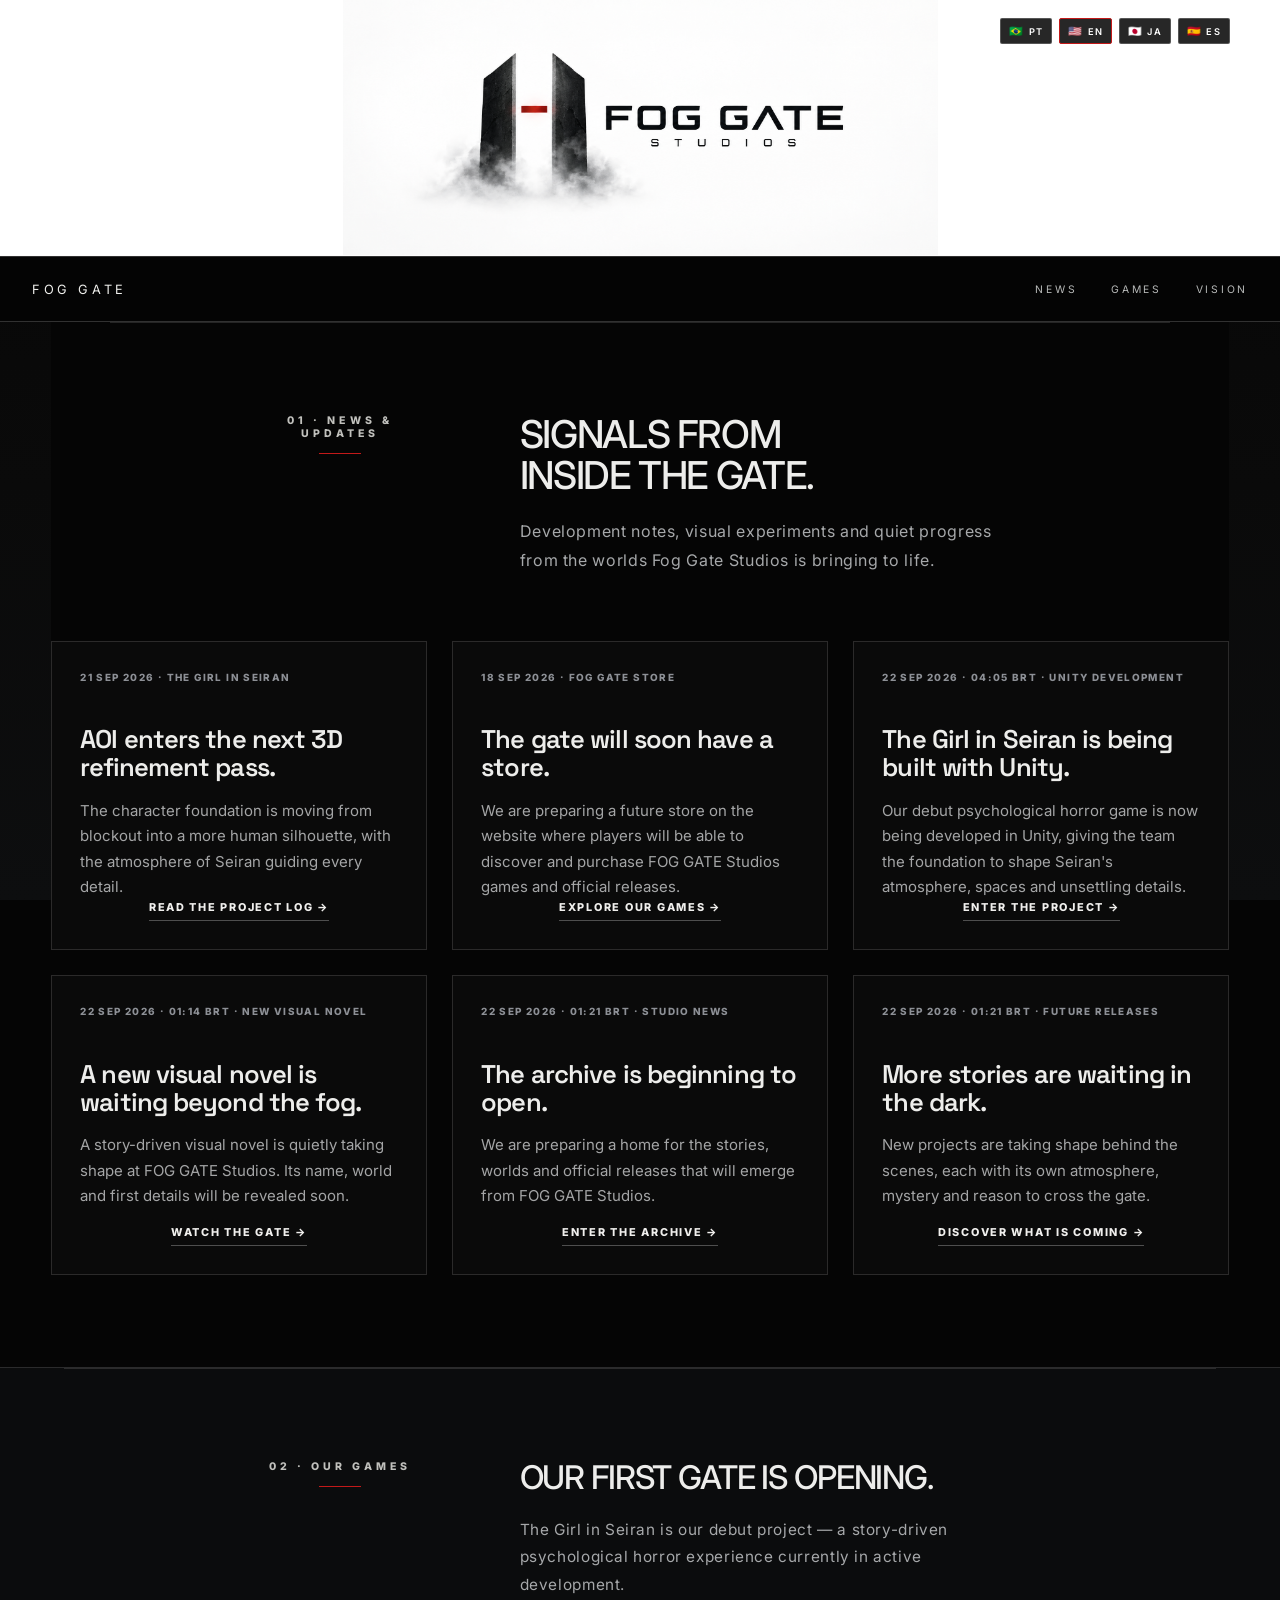
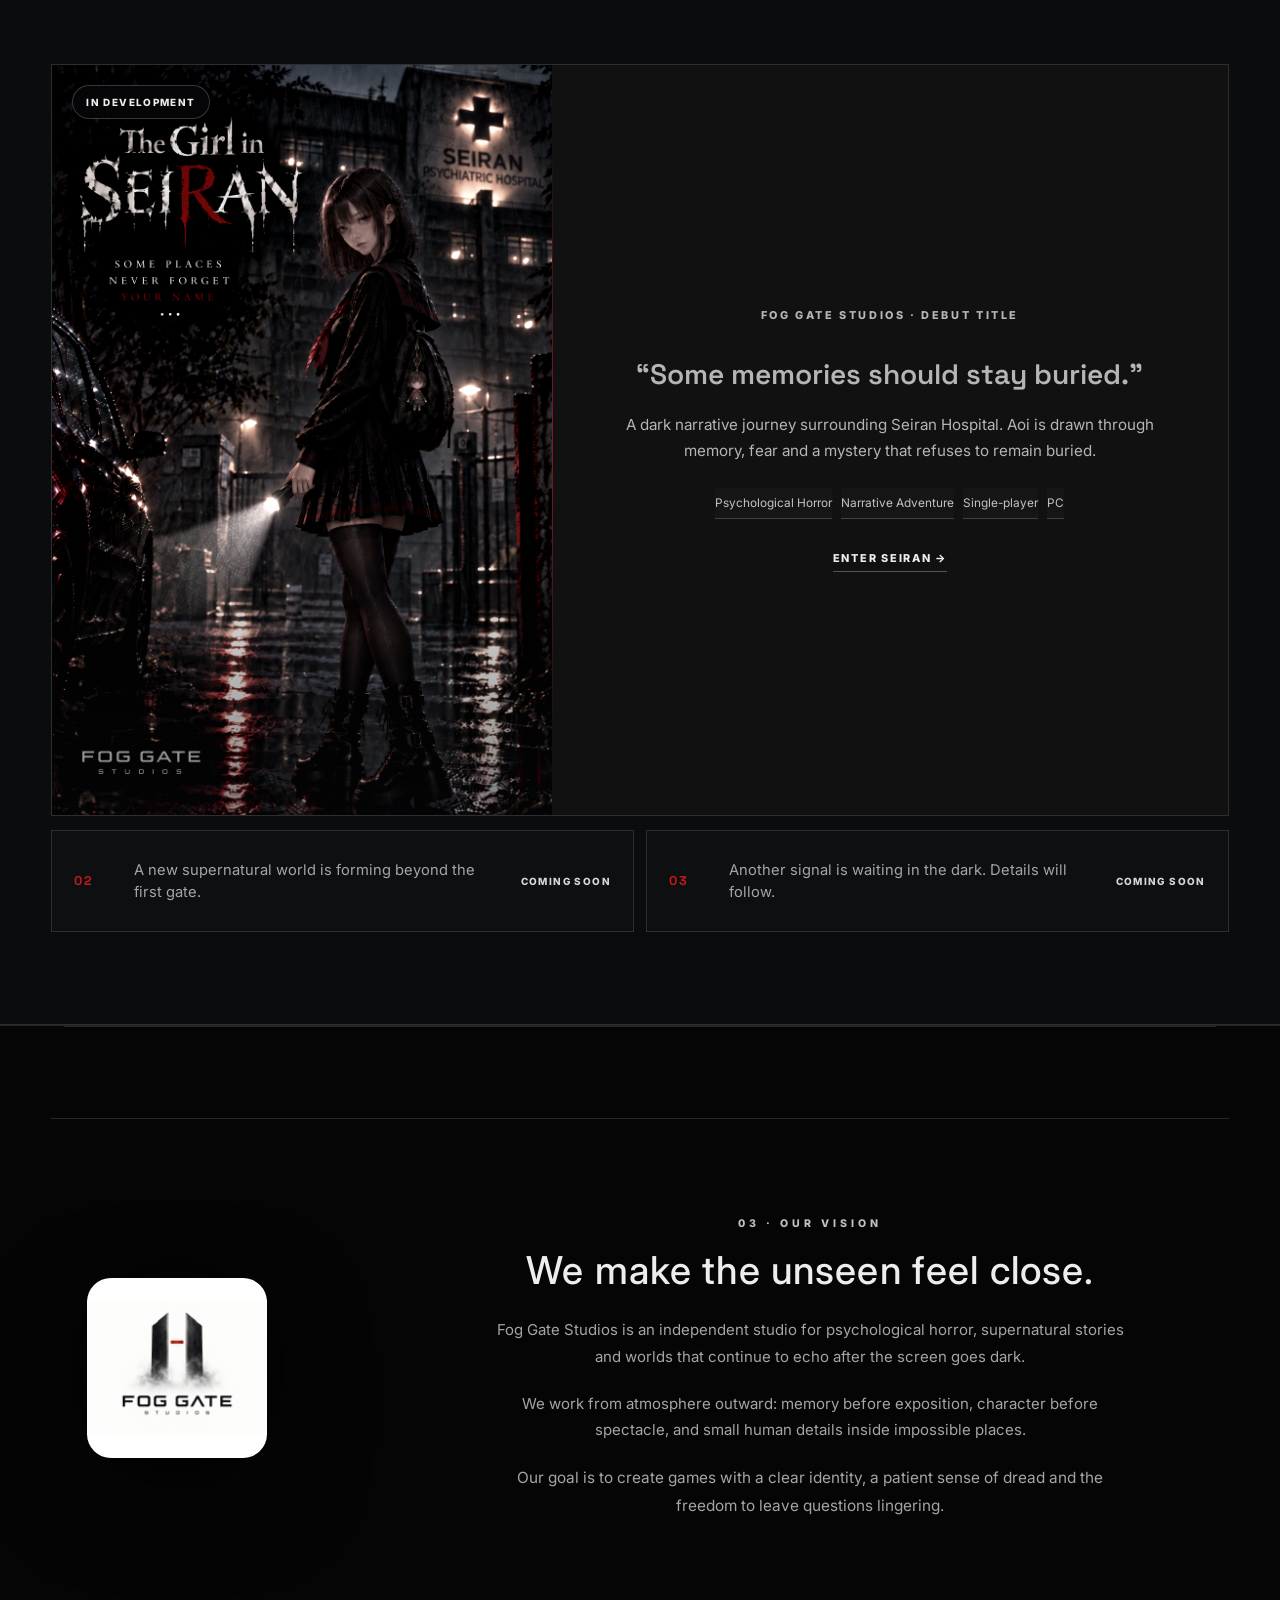
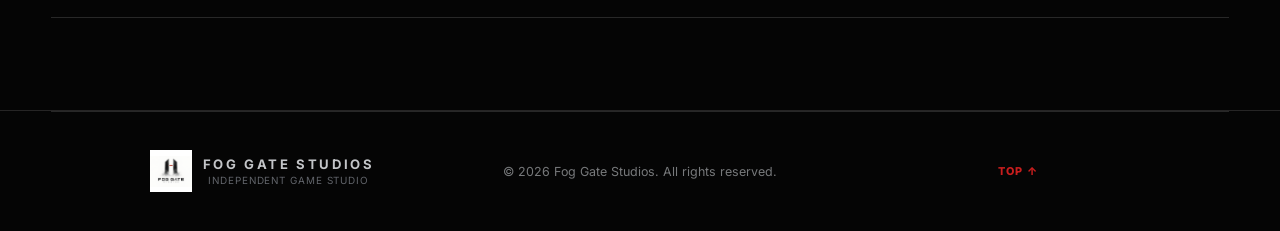
<file: index.html>
<!doctype html>
<html lang="en">
<head>
  <meta charset="utf-8" />
  <meta name="viewport" content="width=device-width, initial-scale=1" />
  <meta name="theme-color" content="#08090c" />
  <meta name="description" content="Fog Gate Studios creates supernatural, atmospheric worlds shaped by memory, identity and unseen presences." />
  <title>Fog Gate Studios — Echoes in the Unseen</title>
  <link rel="icon" href="assets/fog-gate-modern-logo.png" />
  <link rel="preconnect" href="https://fonts.googleapis.com" />
  <link rel="preconnect" href="https://fonts.gstatic.com" crossorigin />
  <link href="https://fonts.googleapis.com/css2?family=Inter:wght@400;500;600;700&family=Noto+Sans+JP:wght@400;500;600;700&family=Space+Grotesk:wght@500;600;700&display=swap" rel="stylesheet" />
  <link rel="stylesheet" href="style.css" />
  <link rel="stylesheet" href="refinement.css" />
  <link rel="stylesheet" href="black-horror.css" />
  <link rel="stylesheet" href="FOG_GATE_DIRECTION_06.css" />
</head>
<body class="direction-home">
  <header class="site-header">
    <a class="brand" href="#home" aria-label="Fog Gate Studios home">
      <img src="assets/fog-gate-modern-logo.png" alt="Fog Gate Studios logo" />
      <span class="brand-copy"><strong>Fog Gate Studios</strong><small>Independent Game Studio</small></span>
    </a>
    <button class="menu-toggle" type="button" aria-expanded="false" aria-label="Open menu"><span></span><span></span></button>
    <nav class="nav" aria-label="Main navigation">
      <a href="#home">Home</a>
      <a href="#studio">Studio</a>
      <a href="#games">Games</a>
      <a href="#vision">Vision</a>
      <a href="#contact">Contact</a>
    </nav>
    <div class="header-tools">
      <a class="header-cta" href="#vision">Our approach <span>↗</span></a>
      <div class="language-switcher">
        <button class="language-current" type="button" aria-label="Change language"><span class="language-globe">◎</span><span class="language-current-label">English</span><span class="language-chevron">⌄</span></button>
        <div class="language-menu" role="menu">
          <button type="button" data-lang="en">English</button>
          <button type="button" data-lang="pt">Portuguese</button>
          <button type="button" data-lang="es">Spanish</button>
          <button type="button" data-lang="ja">Japanese</button>
        </div>
      </div>
    </div>
  </header>

  <main>
    <section id="home" class="hero-wrap">
      <div class="hero-atmosphere" role="img" aria-label="FOG GATE Studios official logo banner"></div>
      <div class="language-mini" aria-label="Language selector">
        <button type="button" data-lang="pt" aria-label="Português do Brasil">🇧🇷 <span>PT</span></button>
        <button type="button" data-lang="en" aria-label="English">🇺🇸 <span>EN</span></button>
        <button type="button" data-lang="ja" aria-label="日本語">🇯🇵 <span>JA</span></button>
        <button type="button" data-lang="es" aria-label="Español">🇪🇸 <span>ES</span></button>
      </div>
      <div class="hero section-shell hero-clean">
        <div class="hero-copy reveal">
          <p class="hero-overline">FOG GATE STUDIOS</p>
          <h1>FOG GATE</h1>
          <p class="hero-text">Games · Worlds · Humanity at the edge.<br />Silence is a place too.</p>
          <div class="hero-actions">
            <a class="button primary" href="#studio">Enter the studio <span>→</span></a>
            <a class="button ghost" href="#vision">Our approach</a>
          </div>
          <div class="hero-signature"><span>STORY · ATMOSPHERE · CHARACTER</span><span>FOG GATE STUDIOS</span></div>
        </div>
        <div class="hero-studio-mark reveal" aria-hidden="true">
          <div class="studio-orbit orbit-a"></div>
          <div class="studio-orbit orbit-b"></div>
          <div class="studio-mark-card">
            <span class="studio-mark-code">FGG · STUDIO</span>
            <img src="assets/fog-gate-modern-logo.png" alt="" />
            <div class="studio-mark-caption"><strong>FOG GATE STUDIOS</strong><span>Independent Game Studio</span></div>
          </div>
          <p class="studio-mark-note">BEYOND THE FAMILIAR</p>
        </div>
      </div>
      <div class="signal-strip" aria-label="Studio focus">
        <div class="signal-track"><span>ATMOSPHERE</span><b>✦</b><span>STORY</span><b>✦</b><span>CHARACTERS</span><b>✦</b><span>MYSTERY</span><b>✦</b><span>IMMERSION</span><b>✦</b><span>ATMOSPHERE</span><b>✦</b><span>STORY</span></div>
      </div>
    </section>
    <nav class="direction-nav" aria-label="Main navigation">
      <a class="direction-nav-brand" href="#home">FOG GATE <span>STUDIOS</span></a>
      <div class="direction-nav-links"><a href="#studio">News</a><a href="#games">Games</a><a href="#vision">Vision</a></div>
    </nav>
    <section id="studio" class="studio section-shell section-pad">
      <div class="section-heading reveal">
        <div><p class="eyebrow">01 · News &amp; updates</p><span class="section-line"></span></div>
        <div><h2>Signals from inside the gate.</h2><p class="section-intro">Development notes, visual experiments and quiet progress from the worlds Fog Gate Studios is bringing to life.</p></div>
      </div>
      <div class="news-grid reveal">
        <article class="news-card"><p class="news-date">21 SEP 2026 · THE GIRL IN SEIRAN</p><h3>AOI enters the next 3D refinement pass.</h3><p>The character foundation is moving from blockout into a more human silhouette, with the atmosphere of Seiran guiding every detail.</p><a href="#games" class="text-link">Read the project log <span>→</span></a></article>
        <article class="news-card"><p class="news-date">18 SEP 2026 · FOG GATE STORE</p><h3>The gate will soon have a store.</h3><p>We are preparing a future store on the website where players will be able to discover and purchase FOG GATE Studios games and official releases.</p><a href="#games" class="text-link">Explore our games <span>→</span></a></article>
        <article class="news-card"><p class="news-date">22 SEP 2026 · 04:05 BRT · UNITY DEVELOPMENT</p><h3>The Girl in Seiran is being built with Unity.</h3><p>Our debut psychological horror game is now being developed in Unity, giving the team the foundation to shape Seiran's atmosphere, spaces and unsettling details.</p><a href="#games" class="text-link">Enter the project <span>→</span></a></article>
        <article class="news-card"><p class="news-date">22 SEP 2026 · 01:14 BRT · NEW VISUAL NOVEL</p><h3>A new visual novel is waiting beyond the fog.</h3><p>A story-driven visual novel is quietly taking shape at FOG GATE Studios. Its name, world and first details will be revealed soon.</p><a href="#games" class="text-link">Watch the gate <span>→</span></a></article>
        <article class="news-card"><p class="news-date">22 SEP 2026 · 01:21 BRT · STUDIO NEWS</p><h3>The archive is beginning to open.</h3><p>We are preparing a home for the stories, worlds and official releases that will emerge from FOG GATE Studios.</p><a href="#vision" class="text-link">Enter the archive <span>→</span></a></article>
        <article class="news-card"><p class="news-date">22 SEP 2026 · 01:21 BRT · FUTURE RELEASES</p><h3>More stories are waiting in the dark.</h3><p>New projects are taking shape behind the scenes, each with its own atmosphere, mystery and reason to cross the gate.</p><a href="#games" class="text-link">Discover what is coming <span>→</span></a></article>
      </div>
    </section>
    <section id="games" class="games section-pad">
      <div class="section-shell">
        <div class="section-heading reveal">
          <div><p class="eyebrow">02 · Our games</p><span class="section-line"></span></div>
          <div><h2>Our first gate<br />is opening.</h2><p class="section-intro">The Girl in Seiran is our debut project — a story-driven psychological horror experience currently in active development.</p></div>
        </div>
        <article class="game-showcase reveal">
          <div class="game-art"><img src="assets/the-girl-in-seiran-cover.png" alt="The Girl in Seiran official cover" /><span class="status"><i></i> In development</span></div>
          <div class="game-content">
            <p class="game-kicker">FOG GATE STUDIOS · DEBUT TITLE</p>
            <p class="game-tagline">“Some memories should stay buried.”</p>
            <p class="game-description">A dark narrative journey surrounding Seiran Hospital. Aoi is drawn through memory, fear and a mystery that refuses to remain buried, in a world where what is remembered may be just as dangerous as what was forgotten.</p>
            <div class="game-meta"><span>Psychological Horror</span><span>Narrative Adventure</span><span>Single-player</span><span>PC</span></div>
            <a class="text-link enter-seiran-link" href="seiran.html">Enter Seiran <span>→</span></a>
          </div>
        </article>
        <div class="upcoming-games reveal">
          <article class="upcoming-card"><span class="upcoming-index">02</span><div><p>A new supernatural world is forming beyond the first gate.</p></div><span class="upcoming-status">COMING SOON</span></article>
          <article class="upcoming-card"><span class="upcoming-index">03</span><div><p>Another signal is waiting in the dark. Details will follow.</p></div><span class="upcoming-status">COMING SOON</span></article>
        </div>
      </div>
    </section>
    <section id="vision" class="vision section-pad">
      <div class="section-shell">
        <div class="vision-panel reveal">
          <div class="vision-mark"><img src="assets/fog-gate-modern-logo.png" alt="" /></div>
          <div class="vision-copy"><p class="eyebrow">03 · Our vision</p><blockquote>We make the unseen feel close.</blockquote><p>Fog Gate Studios is an independent studio for psychological horror, supernatural stories and worlds that continue to echo after the screen goes dark.</p><p>We work from atmosphere outward: memory before exposition, character before spectacle, and small human details inside impossible places.</p><p>Our goal is to create games with a clear identity, a patient sense of dread and the freedom to leave questions lingering.</p></div>
        </div>
      </div>
    </section>

  </main>

  <footer class="footer section-shell">
    <div class="footer-brand"><img src="assets/fog-gate-modern-logo.png" alt="" /><div><strong>Fog Gate Studios</strong><span>Independent Game Studio</span></div></div>
    <p>© <span id="year"></span> Fog Gate Studios. All rights reserved.</p>
    <a href="#home" class="footer-top">TOP ↑</a>
  </footer>

  <script src="i18n-ja.js"></script>
  <script src="i18n.js"></script>
  <script src="site-language.js?v=0e04fc6"></script>
  <script src="script.js"></script>
</body>
</html>
</file>
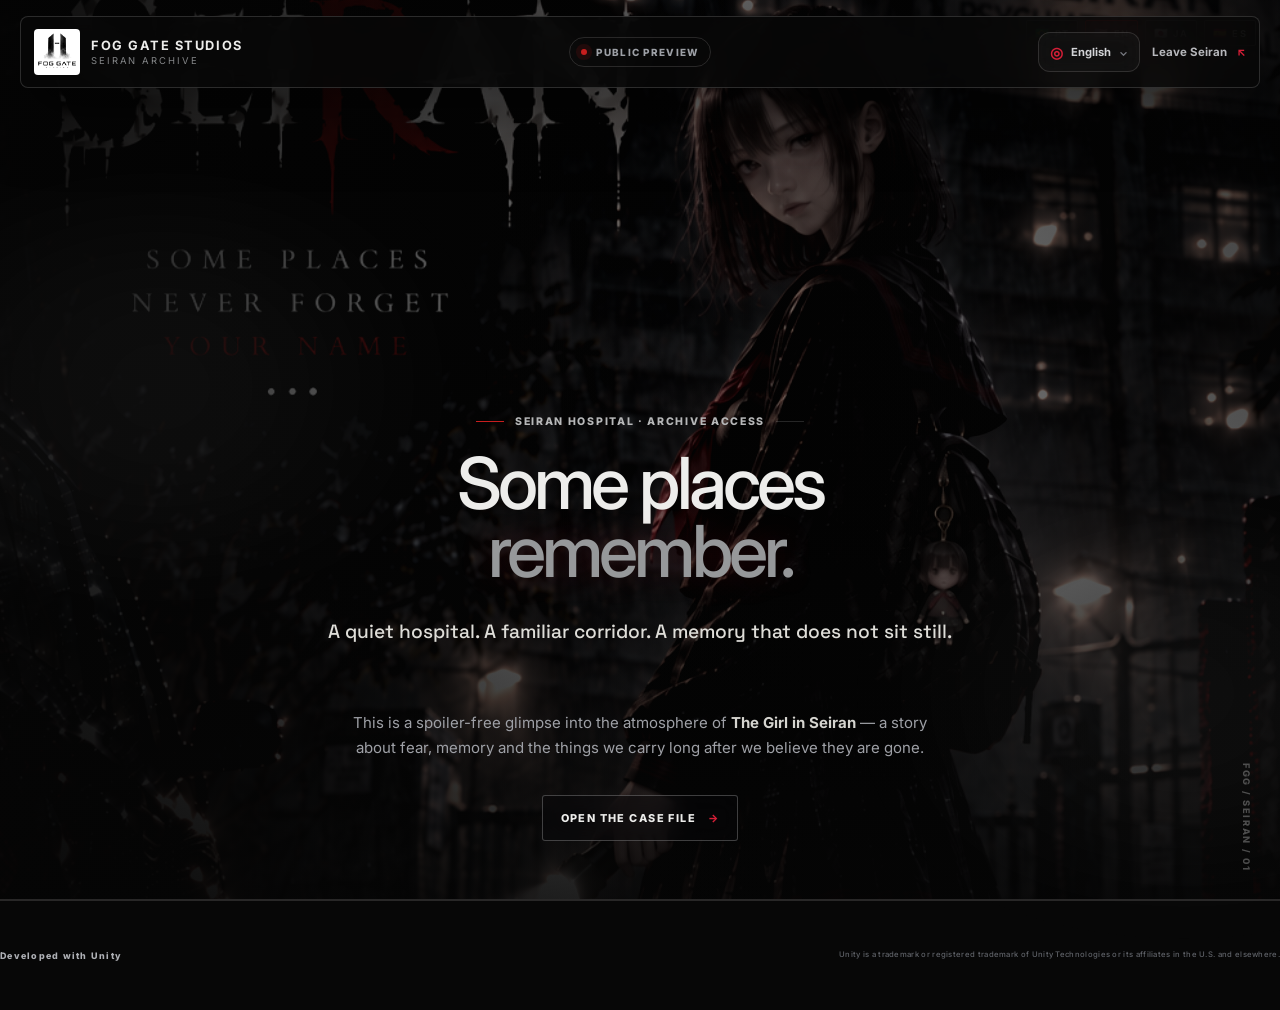
<file: seiran.html>
<!doctype html>
<html lang="en">
<head>
  <meta charset="utf-8" />
  <meta name="viewport" content="width=device-width, initial-scale=1" />
  <meta name="theme-color" content="#050608" />
  <meta name="description" content="Enter the world of The Girl in Seiran — an atmospheric preview from Fog Gate Studios." />
  <title>Enter Seiran | Fog Gate Studios</title>
  <link rel="icon" href="assets/fog-gate-modern-logo.png" />
  <link rel="preconnect" href="https://fonts.googleapis.com" />
  <link rel="preconnect" href="https://fonts.gstatic.com" crossorigin />
  <link href="https://fonts.googleapis.com/css2?family=Inter:wght@400;500;600;700&family=Noto+Sans+JP:wght@400;500;600;700&family=Space+Grotesk:wght@500;600;700&display=swap" rel="stylesheet" />
  <link rel="stylesheet" href="seiran.css" />
  <link rel="stylesheet" href="refinement.css" />
  <link rel="stylesheet" href="black-horror.css" />
  <link rel="stylesheet" href="FOG_GATE_DIRECTION_06.css" />
</head>
<body class="seiran-landing">
  <div class="fog fog-a" aria-hidden="true"></div>
  <div class="fog fog-b" aria-hidden="true"></div>
  <div class="noise" aria-hidden="true"></div>
  <header class="archive-header">
    <a class="archive-brand" href="index.html"><img src="assets/fog-gate-modern-logo.png" alt="Fog Gate Studios logo" /><span><strong>Fog Gate Studios</strong><small>Seiran Archive</small></span></a>
    <div class="archive-status"><i></i><span>Public preview</span></div>
    <div class="archive-actions">
      <div class="language-switcher">
        <button class="language-current" type="button" aria-label="Change language"><span class="language-globe">◎</span><span class="language-current-label">English</span><span class="language-chevron">⌄</span></button>
        <div class="language-menu" role="menu">
          <button type="button" data-lang="en">English</button>
          <button type="button" data-lang="pt">Portuguese</button>
          <button type="button" data-lang="es">Spanish</button>
          <button type="button" data-lang="ja">Japanese</button>
        </div>
      </div>
      <a class="exit-link" href="index.html#games">Leave Seiran <span>↖</span></a>
    </div>
  </header>

  <div class="language-mini seiran-language-mini" aria-label="Language selector">
    <button type="button" data-lang="pt" aria-label="Português do Brasil">🇧🇷 <span>PT</span></button>
    <button type="button" data-lang="en" aria-label="English">🇺🇸 <span>EN</span></button>
    <button type="button" data-lang="ja" aria-label="日本語">🇯🇵 <span>JA</span></button>
    <button type="button" data-lang="es" aria-label="Español">🇪🇸 <span>ES</span></button>
  </div>

  <main>
    <section class="seiran-hero">
      <div class="hero-image" aria-hidden="true"><img src="assets/the-girl-in-seiran-cover.png" alt="" /></div>
      <div class="hero-vignette" aria-hidden="true"></div>
      <div class="hero-content">
        <p class="system-line">SEIRAN HOSPITAL · ARCHIVE ACCESS</p>
        <h1>Some places<br /><span>remember.</span></h1>
        <p class="hero-lead">A quiet hospital. A familiar corridor. A memory that does not sit still.</p>
        <p class="hero-copy">This is a spoiler-free glimpse into the atmosphere of <strong>The Girl in Seiran</strong> — a story about fear, memory and the things we carry long after we believe they are gone.</p>
        <a class="open-file" href="#" data-open-dossier>Open the case file <span>→</span></a>
      </div>
      <div class="hero-code" aria-hidden="true">FGG / SEIRAN / 01</div>
    </section>

    <div class="dossier-experience" aria-hidden="true">
      <div class="dossier-stage">
        <button class="dossier-close" type="button" aria-label="Close case file">Close file ×</button>
        <div class="evidence-table" data-label="CASE FILE / SEIRAN" aria-hidden="true"></div>
        <div class="case-envelope" aria-hidden="true">
          <div class="envelope-back"></div>
          <div class="envelope-label"><span>SEIRAN HOSPITAL</span><strong>CASE FILE 01</strong><small>PUBLIC ARCHIVE // NO SPOILERS</small></div>
          <div class="envelope-tab">CONFIDENTIAL</div>
          <div class="envelope-flap"></div>
        </div>

        <div class="case-pages" role="dialog" aria-modal="true" aria-label="Seiran case file">
          <article class="case-page active" data-page="0">
            <div class="paper-meta"><span>DOCUMENT 01 / LOCATION</span><span>FGG-SEIRAN-01</span></div>
            <div class="paper-stamp">PUBLIC<br />ARCHIVE</div>
            <p class="paper-kicker">SEIRAN HOSPITAL // LOCATION FILE</p>
            <h2>Some buildings keep more than records.</h2>
            <p class="paper-lead">Seiran Hospital is presented as a place of order: bright corridors, clinical routines and rooms designed to feel safe.</p>
            <p>But familiarity can become uncomfortable when the smallest details stop matching what you remember. In <strong>The Girl in Seiran</strong>, the hospital is not simply a backdrop. Its spaces, documents, silence and repetition quietly participate in the story.</p>
            <div class="paper-note"><span>OBSERVATION</span><p>Look closely. The environment often speaks before anyone does.</p></div>
          </article>

          <article class="case-page" data-page="1">
            <div class="paper-meta"><span>DOCUMENT 02 / SUBJECT</span><span>FGG-SEIRAN-02</span></div>
            <div class="paper-stamp">SUBJECT<br />AOI</div>
            <p class="paper-kicker">SUBJECT FILE // AOI</p>
            <h2>A girl carrying questions she cannot ignore.</h2>
            <p class="paper-lead">Aoi stands at the center of the journey, but understanding her is not a matter of reading a simple profile.</p>
            <p>Her experience is shaped by uncertainty, emotion and fragments that refuse to arrange themselves neatly. The player follows what she notices, what she fears and what she is willing to face — without being told which memory deserves to be trusted.</p>
            <div class="paper-note"><span>STATUS</span><p>Personal history partially withheld. Further information remains inside the game.</p></div>
          </article>

          <article class="case-page" data-page="2">
            <div class="paper-meta"><span>DOCUMENT 03 / THEME</span><span>FGG-SEIRAN-03</span></div>
            <div class="paper-stamp">MEMORY<br />UNSTABLE</div>
            <p class="paper-kicker">THEMATIC FILE // MEMORY</p>
            <h2>Memory is evidence. Memory is also unreliable.</h2>
            <p class="paper-lead">The past does not arrive in Seiran as a clean timeline. It surfaces in pieces — sometimes protective, sometimes painful, sometimes incomplete.</p>
            <p>The game uses memory as part of its psychological tension: not as a puzzle to solve instantly, but as something that changes the emotional meaning of a place as the player moves through it.</p>
            <div class="paper-note"><span>WARNING</span><p>Some answers change the question instead of closing the case.</p></div>
          </article>

          <div class="case-controls">
            <button class="case-prev" type="button">← Previous file</button>
            <div class="case-progress"><span class="active"></span><span></span><span></span></div>
            <button class="case-next" type="button">Next file →</button>
          </div>
        </div>
      </div>
    </div>

  </main>

  <footer class="archive-footer">
    <span class="unity-credit">Developed with Unity</span>
    <span class="unity-attribution">Unity is a trademark or registered trademark of Unity Technologies or its affiliates in the U.S. and elsewhere.</span>
  </footer>

  <div class="entry-curtain" aria-hidden="true"><div class="curtain-mark"><span>FOG GATE STUDIOS</span><strong>ENTERING SEIRAN</strong></div></div>
  <script src="i18n-ja.js?v=unity-credit"></script>
  <script src="i18n.js?v=unity-credit"></script>
  <script src="site-language.js"></script>
  <script src="seiran.js"></script>
</body>
</html>
</file>
<file: style.css>
:root {
  --bg:#08090c; --bg-2:#0c0e12; --panel:#11141a; --panel-2:#151820;
  --text:#f4f2ec; --muted:#a6a8ad; --muted-2:#6f7279;
  --line:rgba(255,255,255,.10); --line-strong:rgba(255,255,255,.18);
  --accent:#d51f37; --accent-soft:rgba(213,31,55,.16);
  --max:1200px; --radius:28px; --radius-sm:16px;
  --shadow:0 32px 100px rgba(0,0,0,.42);
}
*{box-sizing:border-box}
html{scroll-behavior:smooth}
body{margin:0;min-height:100vh;overflow-x:hidden;color:var(--text);font-family:Inter,system-ui,sans-serif;background:var(--bg);-webkit-font-smoothing:antialiased}
body::before{content:"";position:fixed;inset:0;z-index:-3;pointer-events:none;background:radial-gradient(circle at 78% 6%,rgba(213,31,55,.11),transparent 28%),radial-gradient(circle at 10% 38%,rgba(255,255,255,.035),transparent 24%),linear-gradient(180deg,#090a0e 0%,#08090c 52%,#0a0b0f 100%)}
body::after{content:"";position:fixed;inset:0;z-index:-2;pointer-events:none;opacity:.17;background-image:linear-gradient(rgba(255,255,255,.018) 1px,transparent 1px),linear-gradient(90deg,rgba(255,255,255,.014) 1px,transparent 1px);background-size:58px 58px;mask-image:linear-gradient(to bottom,#000,transparent 78%)}
img{display:block;max-width:100%}a{color:inherit;text-decoration:none}button,a{-webkit-tap-highlight-color:transparent}section{scroll-margin-top:112px}
.section-shell{width:min(calc(100% - 48px),var(--max));margin:0 auto}.section-pad{padding:132px 0}
.eyebrow{margin:0 0 16px;color:#c5c6c8;font-size:.7rem;font-weight:800;letter-spacing:.22em;text-transform:uppercase}
.section-line{display:block;width:52px;height:1px;background:linear-gradient(90deg,var(--accent),transparent)}
.site-header{position:fixed;top:16px;left:50%;transform:translateX(-50%);z-index:50;width:min(calc(100% - 32px),1260px);min-height:76px;padding:10px 12px;display:grid;grid-template-columns:auto 1fr auto;align-items:center;gap:16px;background:rgba(10,11,15,.74);border:1px solid rgba(255,255,255,.11);border-radius:24px;backdrop-filter:blur(24px) saturate(135%);box-shadow:0 16px 54px rgba(0,0,0,.28);transition:.25s ease}
.site-header.scrolled{top:10px;background:rgba(9,10,13,.92);border-color:rgba(255,255,255,.15);box-shadow:0 18px 64px rgba(0,0,0,.4)}
.brand{display:flex;align-items:center;gap:12px;min-width:220px}.brand img{width:50px;height:50px;object-fit:cover;border-radius:15px;filter:grayscale(1) contrast(1.08)}
.brand-copy{display:grid;gap:2px}.brand-copy strong{font:700 .98rem "Space Grotesk",sans-serif;letter-spacing:-.025em}.brand-copy small{color:var(--muted-2);font-size:.65rem;letter-spacing:.09em;text-transform:uppercase}
.nav{justify-self:center;display:flex;align-items:center;gap:2px;padding:5px;background:rgba(255,255,255,.025);border:1px solid rgba(255,255,255,.055);border-radius:14px}
.nav a{position:relative;padding:9px 13px;border-radius:10px;color:#aeb0b5;font-size:.84rem;font-weight:600;transition:.2s ease}.nav a:hover,.nav a.active{color:#fff;background:rgba(255,255,255,.055)}
.nav a.active::after{content:"";position:absolute;left:13px;right:13px;bottom:4px;height:2px;border-radius:99px;background:var(--accent)}
.header-cta{justify-self:end;display:inline-flex;align-items:center;gap:8px;padding:12px 14px;border:1px solid var(--line);border-radius:13px;background:#f1efe9;color:#0b0c0e;font-size:.8rem;font-weight:800;transition:.2s ease}.header-cta:hover{transform:translateY(-1px);background:#fff}.header-cta span{color:var(--accent)}
.menu-toggle{display:none;width:42px;height:42px;border:1px solid var(--line);border-radius:12px;background:rgba(255,255,255,.04)}.menu-toggle span{display:block;width:17px;height:1px;margin:5px auto;background:#fff}
.hero-wrap{position:relative;overflow:hidden;border-bottom:1px solid var(--line)}
.hero-atmosphere{position:absolute;inset:0;pointer-events:none;opacity:.19;background:linear-gradient(90deg,rgba(8,9,12,.96) 0%,rgba(8,9,12,.82) 42%,rgba(8,9,12,.46) 70%,rgba(8,9,12,.84) 100%),url('assets/the-girl-in-seiran-cover.png') center right/cover no-repeat;filter:saturate(.65) contrast(1.08)}
.hero-atmosphere::after{content:"";position:absolute;inset:0;background:linear-gradient(180deg,rgba(8,9,12,.08),rgba(8,9,12,.92) 92%)}
.hero{position:relative;z-index:2;min-height:calc(100vh - 1px);padding:160px 0 92px;display:grid;grid-template-columns:1.08fr .72fr;align-items:center;gap:clamp(42px,6vw,82px)}
.hero-copy{position:relative}.hero-badge{display:inline-flex;align-items:center;gap:9px;margin-bottom:26px;padding:9px 12px;border:1px solid var(--line);border-radius:999px;background:rgba(255,255,255,.025);color:#b8bac0;font-size:.72rem;font-weight:700;letter-spacing:.08em;text-transform:uppercase}.hero-badge i{width:7px;height:7px;border-radius:50%;background:var(--accent);box-shadow:0 0 0 5px rgba(213,31,55,.11)}
.hero h1{margin:0;max-width:850px;font:700 clamp(4.6rem,8vw,8.2rem)/.88 "Space Grotesk",sans-serif;letter-spacing:-.07em;text-wrap:balance}.hero h1 span{color:#777a81}
.hero-text{max-width:650px;margin:30px 0 0;color:#afb1b6;font-size:clamp(1rem,1.35vw,1.18rem);line-height:1.8;text-wrap:pretty}.hero-actions{display:flex;flex-wrap:wrap;gap:11px;margin-top:36px}
.button{display:inline-flex;align-items:center;justify-content:center;gap:10px;min-height:52px;padding:0 20px;border:1px solid var(--line);border-radius:14px;font-size:.88rem;font-weight:800;transition:.22s ease}.button:hover{transform:translateY(-2px)}.button.primary{background:#f1efe9;color:#0b0c0e;border-color:#f1efe9;box-shadow:0 12px 30px rgba(255,255,255,.08)}.button.primary:hover{background:#fff}.button.primary span{color:var(--accent)}.button.ghost{background:rgba(255,255,255,.025)}.button.ghost:hover{background:rgba(255,255,255,.06);border-color:var(--line-strong)}
.hero-signature{display:flex;gap:18px;margin-top:46px;color:#5f6268;font:700 .62rem "Space Grotesk",sans-serif;letter-spacing:.15em}.hero-signature span+span{padding-left:18px;border-left:1px solid var(--line)}
.hero-feature{position:relative;justify-self:end;width:min(100%,430px);aspect-ratio:4/5.25;overflow:hidden;border:1px solid rgba(255,255,255,.13);border-radius:30px;background:#0d0f13;box-shadow:var(--shadow);isolation:isolate;transition:transform .35s cubic-bezier(.2,.7,.2,1),border-color .3s ease}.hero-feature:hover{transform:translateY(-6px) rotate(.4deg);border-color:rgba(255,255,255,.24)}
.hero-feature-image{position:absolute;inset:0}.hero-feature-image::after{content:"";position:absolute;inset:0;background:linear-gradient(180deg,rgba(5,6,8,.3) 0%,rgba(5,6,8,.02) 38%,rgba(5,6,8,.92) 88%,#08090c 100%)}.hero-feature-image img{width:100%;height:100%;object-fit:cover;transition:transform .7s ease}.hero-feature:hover img{transform:scale(1.035)}
.hero-feature-top{position:absolute;z-index:2;top:18px;left:18px;right:18px;display:flex;justify-content:space-between;gap:10px}.hero-feature-top span{padding:8px 10px;border:1px solid rgba(255,255,255,.18);border-radius:999px;background:rgba(7,8,10,.66);backdrop-filter:blur(12px);font-size:.61rem;font-weight:800;letter-spacing:.11em;text-transform:uppercase}
.hero-feature-bottom{position:absolute;z-index:2;left:24px;right:24px;bottom:24px}.hero-feature-bottom p{margin:0 0 7px;color:#c4c5c8;font-size:.67rem;font-weight:700;letter-spacing:.14em;text-transform:uppercase}.hero-feature-bottom h2{margin:0;max-width:330px;font:700 clamp(2.2rem,4vw,3.6rem)/.92 "Space Grotesk",sans-serif;letter-spacing:-.05em}.feature-arrow{position:absolute;right:0;bottom:2px;display:grid;place-items:center;width:44px;height:44px;border:1px solid rgba(255,255,255,.2);border-radius:50%;background:rgba(255,255,255,.08);font-size:1.15rem}
.signal-strip{position:relative;z-index:3;overflow:hidden;border-top:1px solid var(--line);background:rgba(255,255,255,.018)}.signal-track{width:max-content;padding:18px 0;display:flex;align-items:center;gap:26px;color:#72757b;font:700 .66rem "Space Grotesk",sans-serif;letter-spacing:.22em}.signal-track b{color:var(--accent);font-size:.55rem}.signal-track{animation:drift 28s linear infinite}@keyframes drift{to{transform:translateX(-22%)}}
.section-heading{display:grid;grid-template-columns:.32fr 1fr;gap:48px;align-items:start;margin-bottom:72px}.section-heading h2,.seiran-head h2{margin:0;max-width:850px;font:700 clamp(3rem,5.3vw,5.5rem)/.96 "Space Grotesk",sans-serif;letter-spacing:-.055em;text-wrap:balance}.section-intro{max-width:680px;margin:24px 0 0;color:var(--muted);font-size:1rem;line-height:1.75}
.studio{position:relative}.studio-layout{display:grid;grid-template-columns:.9fr 1.1fr;gap:clamp(54px,8vw,110px);align-items:start}.studio-statement{position:sticky;top:130px}.studio-statement p{margin:0;max-width:500px;font:600 clamp(1.8rem,3vw,3rem)/1.22 "Space Grotesk",sans-serif;letter-spacing:-.04em;color:#e5e4df}.studio-statement em{font-style:normal;color:var(--accent)}.studio-statement span{display:block;max-width:420px;margin-top:24px;color:var(--muted);line-height:1.7}.principles{display:grid;gap:14px}.principles article{display:grid;grid-template-columns:64px 1fr;gap:18px;padding:28px;border:1px solid var(--line);border-radius:20px;background:linear-gradient(145deg,rgba(255,255,255,.026),rgba(255,255,255,.012));transition:.22s ease}.principles article:hover{transform:translateX(5px);border-color:var(--line-strong);background:rgba(255,255,255,.035)}.principle-icon{display:grid;place-items:center;width:46px;height:46px;border:1px solid rgba(213,31,55,.34);border-radius:14px;background:rgba(213,31,55,.07);color:#d95a6c;font:700 .72rem "Space Grotesk",sans-serif}.principles h3{margin:0 0 8px;font:600 1.16rem "Space Grotesk",sans-serif;letter-spacing:-.025em}.principles p{margin:0;color:var(--muted);line-height:1.7}.studio-facts{display:grid;grid-template-columns:repeat(4,1fr);margin-top:82px;border-top:1px solid var(--line);border-bottom:1px solid var(--line)}.studio-facts div{padding:26px 24px;border-right:1px solid var(--line)}.studio-facts div:last-child{border-right:0}.studio-facts strong{display:block;font:700 clamp(1.6rem,2.5vw,2.5rem) "Space Grotesk",sans-serif;letter-spacing:-.04em}.studio-facts span{display:block;margin-top:6px;color:var(--muted-2);font-size:.74rem;text-transform:uppercase;letter-spacing:.1em}
.games{position:relative;border-top:1px solid var(--line);border-bottom:1px solid var(--line);background:linear-gradient(180deg,rgba(255,255,255,.015),rgba(255,255,255,.004))}.games::before{content:"";position:absolute;inset:0;pointer-events:none;background:radial-gradient(circle at 84% 30%,rgba(213,31,55,.08),transparent 26%)}
.game-showcase{position:relative;z-index:1;display:grid;grid-template-columns:minmax(300px,.78fr) 1.22fr;overflow:hidden;border:1px solid rgba(255,255,255,.12);border-radius:32px;background:linear-gradient(135deg,#12151b,#0c0e12);box-shadow:var(--shadow)}.game-art{position:relative;min-height:650px;overflow:hidden;background:#0a0b0e}.game-art::after{content:"";position:absolute;inset:0;background:linear-gradient(180deg,transparent 58%,rgba(6,7,9,.52))}.game-art img{width:100%;height:100%;object-fit:cover;transition:transform .7s ease}.game-showcase:hover .game-art img{transform:scale(1.03)}.status{position:absolute;z-index:2;top:20px;left:20px;display:inline-flex;align-items:center;gap:8px;padding:10px 13px;border:1px solid rgba(255,255,255,.2);border-radius:999px;background:rgba(7,8,10,.72);backdrop-filter:blur(12px);font-size:.62rem;font-weight:800;letter-spacing:.14em;text-transform:uppercase}.status i{width:6px;height:6px;border-radius:50%;background:var(--accent);box-shadow:0 0 0 4px rgba(213,31,55,.11)}
.game-content{position:relative;padding:clamp(42px,6vw,86px);display:flex;flex-direction:column;justify-content:center}.game-content::before{content:"";position:absolute;left:0;top:12%;bottom:12%;width:1px;background:linear-gradient(transparent,rgba(213,31,55,.6),transparent)}.game-kicker{margin:0 0 18px;color:#8c8f96;font-size:.68rem;font-weight:800;letter-spacing:.14em;text-transform:uppercase}.game-content h3{margin:0;font:700 clamp(3.4rem,6vw,6.3rem)/.88 "Space Grotesk",sans-serif;letter-spacing:-.06em}.game-tagline{margin:24px 0 0!important;color:#d6d5d1!important;font:600 1.12rem "Space Grotesk",sans-serif!important}.game-description{max-width:650px;margin:24px 0 0;color:var(--muted);line-height:1.8}.game-meta{display:flex;flex-wrap:wrap;gap:9px;margin-top:28px}.game-meta span{padding:8px 11px;border:1px solid var(--line);border-radius:999px;background:rgba(255,255,255,.022);color:#b9bbc0;font-size:.74rem}.text-link{width:fit-content;margin-top:38px;padding-bottom:6px;border-bottom:1px solid rgba(255,255,255,.28);font-weight:800}.text-link span{margin-left:8px;color:var(--accent)}.text-link:hover{border-color:var(--accent)}
.seiran{position:relative}.seiran-head{display:grid;grid-template-columns:.32fr 1fr;gap:48px;align-items:start;margin-bottom:66px}.experience-grid{display:grid;grid-template-columns:repeat(2,1fr);gap:14px}.experience-card{position:relative;min-height:260px;padding:30px;border:1px solid var(--line);border-radius:22px;background:linear-gradient(145deg,rgba(255,255,255,.026),rgba(255,255,255,.01));overflow:hidden;transition:.22s ease}.experience-card::after{content:"";position:absolute;width:140px;height:140px;right:-40px;bottom:-60px;border-radius:50%;background:radial-gradient(circle,rgba(213,31,55,.12),transparent 68%)}.experience-card:hover{transform:translateY(-4px);border-color:var(--line-strong);background:rgba(255,255,255,.032)}.experience-card>span{display:inline-flex;margin-bottom:52px;color:#70737a;font:700 .7rem "Space Grotesk",sans-serif;letter-spacing:.1em}.experience-card h3{margin:0;font:600 clamp(1.4rem,2.2vw,2rem) "Space Grotesk",sans-serif;letter-spacing:-.035em}.experience-card p{max-width:520px;margin:14px 0 0;color:var(--muted);line-height:1.72}
.vision{position:relative;border-top:1px solid var(--line);border-bottom:1px solid var(--line);background:linear-gradient(180deg,rgba(255,255,255,.012),transparent)}.vision-panel{display:grid;grid-template-columns:.72fr 1.28fr;align-items:center;gap:clamp(50px,8vw,110px);min-height:540px}.vision-mark{position:relative;display:grid;place-items:center}.vision-mark::before{content:"";position:absolute;width:78%;aspect-ratio:1;border-radius:50%;background:radial-gradient(circle,rgba(213,31,55,.18),transparent 70%);filter:blur(12px)}.vision-mark img{position:relative;width:min(100%,360px);border-radius:28px;filter:grayscale(1) contrast(1.08);box-shadow:var(--shadow)}.vision-copy blockquote{margin:0;max-width:760px;font:600 clamp(2.3rem,4.5vw,4.8rem)/1.02 "Space Grotesk",sans-serif;letter-spacing:-.05em;text-wrap:balance}.vision-copy>p:last-child{max-width:620px;margin:28px 0 0;color:var(--muted);line-height:1.78}
.contact-panel{position:relative;min-height:430px;padding:clamp(38px,6vw,76px);display:flex;align-items:flex-end;justify-content:space-between;gap:54px;overflow:hidden;border:1px solid var(--line);border-radius:32px;background:radial-gradient(circle at 84% 18%,rgba(213,31,55,.16),transparent 30%),linear-gradient(145deg,#13161c,#0d0f13);box-shadow:0 24px 80px rgba(0,0,0,.24)}.contact-panel::after{content:"FG";position:absolute;right:-20px;top:-75px;color:rgba(255,255,255,.018);font:700 18rem "Space Grotesk",sans-serif;letter-spacing:-.12em;pointer-events:none}.contact-copy{position:relative;z-index:1}.contact-copy h2{margin:0;max-width:720px;font:700 clamp(3rem,5.2vw,5.5rem)/.94 "Space Grotesk",sans-serif;letter-spacing:-.055em}.contact-copy p:last-child{max-width:680px;color:var(--muted);line-height:1.75}.contact-actions{position:relative;z-index:1;display:grid;gap:10px;min-width:250px}
.footer{min-height:130px;display:grid;grid-template-columns:1fr auto auto;align-items:center;gap:30px;border-top:1px solid var(--line);color:#73767c;font-size:.78rem}.footer-brand{display:flex;align-items:center;gap:11px}.footer-brand img{width:38px;height:38px;object-fit:cover;border-radius:10px;filter:grayscale(1)}.footer-brand div{display:grid;gap:2px}.footer-brand strong{color:#c3c5c8;font-size:.82rem}.footer-brand span{color:#62656b;font-size:.62rem;text-transform:uppercase;letter-spacing:.09em}.footer-top{color:#9a9ca1;font-size:.68rem;font-weight:800;letter-spacing:.12em}
.reveal{opacity:0;transform:translateY(24px);transition:opacity .8s ease,transform .8s cubic-bezier(.2,.7,.2,1)}.reveal.visible{opacity:1;transform:none}
@media(max-width:1080px){.site-header{grid-template-columns:auto 1fr}.header-cta{display:none}.nav{justify-self:end}.hero{grid-template-columns:1fr .62fr}.hero h1{font-size:clamp(4.2rem,8vw,7rem)}.studio-layout{grid-template-columns:1fr}.studio-statement{position:static;max-width:760px}.studio-facts{grid-template-columns:repeat(2,1fr)}.studio-facts div:nth-child(2){border-right:0}.studio-facts div:nth-child(-n+2){border-bottom:1px solid var(--line)}.vision-panel{grid-template-columns:.8fr 1.2fr}}
@media(max-width:820px){.section-pad{padding:100px 0}.site-header{grid-template-columns:auto auto}.brand{min-width:0}.brand-copy small{display:none}.menu-toggle{display:block;justify-self:end}.nav{display:none;position:absolute;top:calc(100% + 8px);left:0;right:0;padding:10px;flex-direction:column;align-items:stretch;background:rgba(9,10,13,.98);border:1px solid var(--line);border-radius:18px;box-shadow:0 22px 60px rgba(0,0,0,.45)}.nav.open{display:flex}.nav a{padding:13px}.nav a.active::after{display:none}.hero{grid-template-columns:1fr;gap:46px;padding-top:150px}.hero-copy{max-width:780px}.hero-feature{justify-self:start;width:min(100%,520px);aspect-ratio:16/11}.hero-feature-image img{object-position:center 25%}.hero-feature-bottom h2{font-size:clamp(2rem,8vw,3.4rem)}.section-heading,.seiran-head{grid-template-columns:1fr;gap:14px}.game-showcase{grid-template-columns:1fr}.game-art{min-height:auto;aspect-ratio:16/10}.game-content::before{top:0;bottom:auto;left:12%;right:12%;width:auto;height:1px;background:linear-gradient(90deg,transparent,rgba(213,31,55,.6),transparent)}.experience-grid{grid-template-columns:1fr}.vision-panel{grid-template-columns:1fr;gap:52px;padding:20px 0}.vision-mark{justify-content:start}.vision-mark img{width:min(70vw,340px)}.contact-panel{align-items:flex-start;flex-direction:column}.contact-actions{width:100%;min-width:0}.footer{grid-template-columns:1fr auto}.footer p{grid-column:1/-1;grid-row:2}.footer-top{grid-column:2;grid-row:1}}
@media(max-width:580px){.section-shell{width:min(calc(100% - 24px),var(--max))}.section-pad{padding:82px 0}.site-header{top:9px;width:calc(100% - 18px);min-height:62px;padding:7px 9px;border-radius:17px}.brand img{width:44px;height:44px;border-radius:12px}.brand-copy strong{font-size:.88rem}.hero{min-height:auto;padding-top:122px;padding-bottom:66px}.hero-atmosphere{opacity:.12}.hero-badge{font-size:.6rem}.hero h1{font-size:clamp(3.5rem,18vw,5.8rem);line-height:.91}.hero-text{line-height:1.68}.hero-actions{display:grid}.button{width:100%}.hero-signature{display:none}.hero-feature{aspect-ratio:4/4.7;border-radius:24px}.hero-feature-bottom{left:20px;right:20px;bottom:20px}.signal-track{padding:15px 0}.studio-facts{grid-template-columns:1fr}.studio-facts div{border-right:0!important;border-bottom:1px solid var(--line)}.studio-facts div:last-child{border-bottom:0}.principles article{grid-template-columns:52px 1fr;padding:22px 20px}.game-art{aspect-ratio:4/3}.game-content{padding:34px 24px 40px}.game-content h3{font-size:clamp(3rem,15vw,4.8rem)}.experience-card{min-height:230px;padding:24px}.experience-card>span{margin-bottom:36px}.vision-panel{min-height:auto}.vision-copy blockquote{font-size:clamp(2.25rem,11vw,3.8rem)}.contact-panel{min-height:500px;padding:30px 24px}.contact-panel::after{font-size:11rem}.footer{min-height:170px;padding:28px 0}.footer p{margin:0}.footer-top{align-self:start}}
@media(prefers-reduced-motion:reduce){html{scroll-behavior:auto}*,*::before,*::after{animation:none!important;transition:none!important}.reveal{opacity:1;transform:none}}

.portal-transition{position:fixed;inset:0;z-index:9999;display:grid;place-items:center;background:radial-gradient(circle at 50% 58%,rgba(213,31,55,.12),transparent 32%),#050608;opacity:0;pointer-events:none;transition:opacity .45s ease}.portal-transition.active{opacity:1}.portal-transition-inner{display:grid;gap:9px;text-align:center;transform:translateY(12px);transition:transform .55s ease}.portal-transition.active .portal-transition-inner{transform:none}.portal-transition span{color:#72757b;font-size:.58rem;font-weight:800;letter-spacing:.22em}.portal-transition strong{font:700 clamp(2.1rem,6vw,4.8rem) "Space Grotesk",sans-serif;letter-spacing:-.055em}.portal-transition strong::after{content:"";display:block;width:0;height:1px;margin:17px auto 0;background:var(--accent);transition:width .55s ease .12s}.portal-transition.active strong::after{width:120px}

/* Studio-first home refinement */
.hero-atmosphere{opacity:1;background:radial-gradient(circle at 76% 25%,rgba(213,31,55,.12),transparent 26%),radial-gradient(circle at 82% 64%,rgba(255,255,255,.035),transparent 22%),linear-gradient(115deg,#090a0e 0%,#0a0c10 44%,#08090c 100%);filter:none}
.hero-atmosphere::after{background:linear-gradient(180deg,rgba(8,9,12,.02),rgba(8,9,12,.42) 72%,rgba(8,9,12,.9) 100%)}
.hero-clean{grid-template-columns:1.06fr .74fr}.hero-overline{margin:0 0 26px;color:#92959b;font-size:.66rem;font-weight:800;letter-spacing:.22em;text-transform:uppercase}
.hero-studio-mark{position:relative;justify-self:end;width:min(100%,430px);min-height:520px;display:grid;place-items:center;isolation:isolate}
.hero-studio-mark::before{content:"";position:absolute;width:82%;aspect-ratio:1;border-radius:50%;background:radial-gradient(circle,rgba(213,31,55,.17),rgba(213,31,55,.05) 42%,transparent 70%);filter:blur(20px);z-index:-2}
.studio-orbit{position:absolute;border:1px solid rgba(255,255,255,.08);border-radius:50%;z-index:-1}.orbit-a{width:94%;aspect-ratio:1;transform:rotate(18deg)}.orbit-b{width:72%;aspect-ratio:1;border-color:rgba(213,31,55,.12);transform:rotate(-12deg)}
.studio-mark-card{position:relative;width:min(82%,350px);padding:18px 18px 20px;border:1px solid rgba(255,255,255,.12);border-radius:30px;background:linear-gradient(160deg,rgba(20,22,28,.94),rgba(11,13,17,.96));box-shadow:0 34px 100px rgba(0,0,0,.42);transform:rotate(-1deg)}
.studio-mark-card img{width:100%;aspect-ratio:1;object-fit:cover;border-radius:22px;filter:grayscale(1) contrast(1.08)}
.studio-mark-code{display:block;margin:0 0 12px;color:#676a70;font-size:.58rem;font-weight:800;letter-spacing:.16em}.studio-mark-caption{display:flex;align-items:end;justify-content:space-between;gap:18px;margin-top:16px}.studio-mark-caption strong{font:700 .88rem "Space Grotesk",sans-serif;letter-spacing:-.02em}.studio-mark-caption span{color:#676a70;font-size:.58rem;text-transform:uppercase;letter-spacing:.09em;text-align:right}.studio-mark-note{position:absolute;right:-4px;bottom:26px;margin:0;color:#52555b;font-size:.56rem;font-weight:800;letter-spacing:.2em;writing-mode:vertical-rl}
@media(max-width:820px){.hero-clean{grid-template-columns:1fr}.hero-studio-mark{justify-self:start;width:min(100%,500px);min-height:390px}.studio-mark-card{width:min(72vw,340px)}.studio-mark-note{right:8%}}
@media(max-width:580px){.hero-studio-mark{min-height:320px}.studio-mark-card{width:min(78vw,300px);border-radius:24px}.studio-mark-card img{border-radius:18px}.studio-mark-caption{align-items:start;flex-direction:column;gap:5px}.studio-mark-caption span{text-align:left}.studio-mark-note{display:none}}

/* Language switcher */
.header-tools{justify-self:end;display:flex;align-items:center;gap:9px}
.language-switcher{position:relative;z-index:80}
.language-current{min-height:43px;padding:0 12px;display:inline-flex;align-items:center;gap:8px;border:1px solid var(--line);border-radius:13px;background:rgba(255,255,255,.035);color:#d5d6d8;font:700 .74rem Inter,sans-serif;cursor:pointer;transition:.2s ease}
.language-current:hover,.language-switcher.open .language-current{background:rgba(255,255,255,.075);border-color:var(--line-strong)}
.language-globe{color:var(--accent);font-size:1rem}.language-chevron{color:#777a80;font-size:.72rem;transition:transform .2s ease}.language-switcher.open .language-chevron{transform:rotate(180deg)}
.language-menu{position:absolute;top:calc(100% + 8px);right:0;min-width:168px;padding:6px;display:grid;gap:2px;opacity:0;visibility:hidden;transform:translateY(-6px);border:1px solid var(--line);border-radius:14px;background:rgba(10,11,15,.98);box-shadow:0 20px 60px rgba(0,0,0,.45);backdrop-filter:blur(18px);transition:.18s ease}
.language-switcher.open .language-menu{opacity:1;visibility:visible;transform:none}
.language-menu button{padding:10px 11px;border:0;border-radius:9px;background:transparent;color:#aeb0b5;text-align:left;font:650 .74rem Inter,sans-serif;cursor:pointer}.language-menu button:hover,.language-menu button.active{color:#fff;background:rgba(255,255,255,.065)}
@media(max-width:1080px){.header-tools .header-cta{display:none}}
@media(max-width:820px){.site-header{grid-template-columns:1fr auto auto}.header-tools{grid-column:2;grid-row:1}.menu-toggle{grid-column:3;grid-row:1}.nav{grid-column:1/-1}.language-current{min-height:42px}.language-current-label{display:none}}
@media(max-width:580px){.language-current{width:42px;padding:0;justify-content:center}.language-chevron{display:none}.language-menu{right:-4px;min-width:154px}}
</file>
<file: refinement.css>
/* 2026-09-16 symmetry pass: calmer hierarchy, cleaner alignment */
.hero-wrap .hero-clean{grid-template-columns:minmax(0,1fr) minmax(0,1fr)!important;gap:clamp(56px,7vw,96px)!important;align-items:center!important}
.hero-wrap .hero-copy{max-width:640px!important;padding:0!important}
.hero-overline{display:flex!important;align-items:center;gap:12px;width:fit-content;margin:0 0 28px!important;color:#a9abb0!important;font-size:.61rem!important;letter-spacing:.17em!important;white-space:nowrap}
.hero-overline::before{content:"";width:30px;height:1px;background:var(--accent)}
.hero-overline::after{content:"";width:30px;height:1px;background:rgba(255,255,255,.13)}
.hero-wrap .hero h1{max-width:650px!important;font-size:clamp(3.9rem,6.2vw,6.3rem)!important;line-height:.93!important;letter-spacing:-.058em!important}
.hero-wrap .hero-text{max-width:585px!important;margin-top:24px!important;line-height:1.72!important}
.hero-wrap .hero-actions{margin-top:30px!important}.hero-wrap .hero-signature{display:none!important}
.hero-studio-mark{justify-self:center!important;width:min(100%,390px)!important;min-height:460px!important}
.studio-mark-card{width:min(88%,340px)!important;padding:18px!important;transform:none!important;border-radius:26px!important}
.studio-mark-card img{border-radius:19px!important}.studio-mark-code{margin-bottom:10px!important}.studio-mark-caption{align-items:center!important;gap:12px!important}
.studio-mark-note{display:none!important}.orbit-b{display:none!important}.orbit-a{width:88%!important;opacity:.7}
.signal-strip{display:none!important}
.section-pad{padding:118px 0!important}
.section-heading{display:block!important;max-width:850px;margin:0 auto 66px!important;padding:0!important;border:0!important;text-align:center}
.section-heading>div:first-child{padding:0!important;display:flex;flex-direction:column;align-items:center}
.section-heading .eyebrow{margin-bottom:13px!important}.section-heading .section-line{width:42px!important;margin:0 auto 22px!important}
.section-heading h2{max-width:790px!important;margin:0 auto!important;font-size:clamp(2.9rem,4.8vw,5rem)!important;line-height:.98!important}
.section-intro{max-width:650px!important;margin:20px auto 0!important;line-height:1.72!important}
/* Studio */
.studio-layout{grid-template-columns:minmax(0,1fr) minmax(0,1fr)!important;gap:28px!important;align-items:stretch!important}
.studio-statement{position:static!important;min-height:100%;padding:38px!important;border:1px solid var(--line);border-radius:22px;background:linear-gradient(145deg,rgba(255,255,255,.027),rgba(255,255,255,.011));display:flex;flex-direction:column;justify-content:center}
.studio-statement p{max-width:520px!important;font-size:clamp(1.65rem,2.6vw,2.65rem)!important}.studio-statement span{max-width:470px!important}
.principles{height:100%;grid-template-rows:repeat(3,1fr);gap:12px!important}.principles article{min-height:0!important;align-items:center!important;padding:24px 26px!important}
.studio-facts{margin-top:34px!important;border:1px solid var(--line)!important;border-radius:18px;overflow:hidden}
.studio-facts div{padding:24px 20px!important;text-align:center}.studio-facts strong{font-size:clamp(1.45rem,2.1vw,2rem)!important}
/* Games */
.games .section-shell{width:min(calc(100% - 48px),var(--max))}
.game-showcase{grid-template-columns:minmax(0,1fr) minmax(0,1fr)!important;align-items:stretch!important;border-radius:26px!important}
.game-art{min-height:600px!important}.game-content{padding:clamp(44px,5vw,68px)!important}
.game-content::before{top:10%!important;bottom:10%!important}.game-kicker{margin-bottom:14px!important}
.game-content h3{font-size:clamp(3.2rem,5vw,5rem)!important;line-height:.94!important}.game-tagline{margin-top:20px!important}.game-description{max-width:590px!important;margin-top:20px!important}
.game-meta{margin-top:24px!important}.text-link{margin-top:32px!important}
/* Vision */
.vision-panel{grid-template-columns:minmax(0,1fr) minmax(0,1fr)!important;gap:clamp(46px,6vw,76px)!important;min-height:500px!important}
.vision-mark{justify-content:center!important}.vision-mark img{width:min(100%,310px)!important;border-radius:24px!important}
.vision-copy{max-width:650px}.vision-copy .eyebrow{margin-bottom:20px!important}.vision-copy blockquote{max-width:650px!important;font-size:clamp(2.45rem,4vw,4rem)!important;line-height:1.04!important}.vision-copy>p:last-child{max-width:590px!important;margin-top:24px!important}
/* Contact + footer */
.contact-panel{min-height:380px!important;padding:clamp(42px,6vw,70px)!important;display:flex!important;flex-direction:column;align-items:center!important;justify-content:center!important;text-align:center!important;gap:26px!important}
.contact-copy{max-width:780px!important}.contact-copy .eyebrow{margin-bottom:16px!important}.contact-copy h2{max-width:720px!important;margin:0 auto!important;font-size:clamp(2.9rem,4.7vw,4.8rem)!important}.contact-copy p:last-child{max-width:650px!important;margin:22px auto 0!important}
.contact-actions{min-width:0!important;width:auto!important}.contact-actions .button{min-width:190px}
.footer{grid-template-columns:1fr auto 1fr!important;min-height:120px!important}.footer>p{text-align:center}.footer-top{justify-self:end}
/* Shared micro hierarchy */
.eyebrow{font-size:.66rem!important;letter-spacing:.17em!important}.section-line{background:linear-gradient(90deg,transparent,var(--accent),transparent)!important}
.status,.game-meta span,.language-current{backdrop-filter:blur(12px)}
/* Seiran portal: same rhythm and symmetry */
.seiran-landing .archive-header{grid-template-columns:minmax(220px,1fr) auto minmax(280px,1fr)!important;gap:22px!important}
.seiran-landing .archive-actions{display:flex;align-items:center;justify-content:flex-end;gap:12px}
.seiran-landing .hero-content{width:min(calc(100% - 48px),1080px)!important;margin:0 auto!important;padding-left:0!important;padding-right:0!important}
.seiran-landing .system-line{display:flex!important;align-items:center;gap:11px;width:fit-content;letter-spacing:.16em!important}
.seiran-landing .system-line::before{content:"";width:28px;height:1px;background:var(--red)}
.seiran-landing .system-line::after{content:"";width:28px;height:1px;background:rgba(255,255,255,.14)}
.seiran-landing .hero-content h1{max-width:760px!important;font-size:clamp(4.4rem,8vw,7.7rem)!important;line-height:.88!important}
.seiran-landing .hero-lead{max-width:650px!important}.seiran-landing .hero-copy{max-width:600px!important;line-height:1.72!important}
.seiran-landing .case-pages{width:min(calc(100% - 48px),880px)!important}.seiran-landing .case-page{padding-left:clamp(34px,5vw,58px)!important;padding-right:clamp(34px,5vw,58px)!important}
.seiran-landing .case-page h2{max-width:650px!important}.seiran-landing .paper-lead,.seiran-landing .case-page>p:not(.paper-kicker):not(.paper-lead){max-width:680px!important}
.language-menu{min-width:190px!important}.language-menu button{display:flex;align-items:center;min-height:38px}
html[lang="ja"] body{font-family:"Noto Sans JP",Inter,system-ui,sans-serif}
html[lang="ja"] .hero-wrap .hero h1,html[lang="ja"] .section-heading h2,html[lang="ja"] .studio-statement p,html[lang="ja"] .game-content h3,html[lang="ja"] .vision-copy blockquote,html[lang="ja"] .contact-copy h2,html[lang="ja"] .seiran-landing .hero-content h1,html[lang="ja"] .case-page h2{font-family:"Noto Sans JP","Space Grotesk",sans-serif;letter-spacing:-.035em!important}
html[lang="ja"] .hero-overline,html[lang="ja"] .eyebrow,html[lang="ja"] .system-line{letter-spacing:.08em!important}
@media(max-width:1080px){
  .hero-wrap .hero-clean{grid-template-columns:minmax(0,1fr) minmax(300px,.8fr)!important;gap:44px!important}
  .studio-layout{grid-template-columns:1fr!important}.studio-statement{min-height:auto!important}
  .seiran-landing .archive-header{grid-template-columns:1fr auto!important}.seiran-landing .archive-status{display:none!important}
}
@media(max-width:820px){
  .section-pad{padding:92px 0!important}.hero-wrap .hero-clean{grid-template-columns:1fr!important}.hero-wrap .hero-copy{max-width:720px!important}.hero-studio-mark{justify-self:center!important;min-height:360px!important}
  .section-heading{margin-bottom:48px!important}.game-showcase{grid-template-columns:1fr!important}.game-art{min-height:auto!important;aspect-ratio:16/10!important}.game-content::before{top:0!important;bottom:auto!important}
  .vision-panel{grid-template-columns:1fr!important;text-align:center}.vision-copy{margin:0 auto!important}.vision-copy .eyebrow{text-align:center}.vision-copy>p:last-child{margin-left:auto!important;margin-right:auto!important}
  .footer{grid-template-columns:1fr auto!important}.footer>p{text-align:left;grid-column:1/-1!important}
  .seiran-landing .archive-actions{gap:8px}.seiran-landing .hero-content h1{font-size:clamp(4rem,13vw,6.6rem)!important}
}
@media(max-width:580px){
  .section-shell{width:min(calc(100% - 28px),var(--max))!important}.section-pad{padding:78px 0!important}
  .hero-overline{white-space:normal!important;line-height:1.45}.hero-overline::before,.hero-overline::after{width:20px;flex:0 0 auto}
  .hero-wrap .hero h1{font-size:clamp(3.25rem,15.5vw,5rem)!important}.hero-studio-mark{min-height:295px!important}.studio-mark-card{width:min(78vw,285px)!important}
  .studio-statement{padding:26px!important}.studio-facts{grid-template-columns:1fr!important;margin-top:26px!important}.studio-facts div{text-align:left!important}
  .game-content{padding:32px 24px 38px!important}.contact-panel{min-height:440px!important;padding:32px 24px!important}
  .seiran-landing .system-line{font-size:.55rem!important;white-space:normal}.seiran-landing .system-line::before,.seiran-landing .system-line::after{width:18px}.seiran-landing .hero-content h1{font-size:clamp(3.3rem,15vw,5rem)!important}
}

/* 2026-09-16 centered typography pass: smaller, calmer, more symmetrical */
body{font-size:15px}
.hero-wrap .hero-copy{text-align:center!important;justify-self:center!important;max-width:700px!important}
.hero-overline{margin-left:auto!important;margin-right:auto!important;justify-content:center!important}
.hero-wrap .hero h1{margin-left:auto!important;margin-right:auto!important;max-width:720px!important;font-size:clamp(3.35rem,5vw,5.35rem)!important;line-height:.98!important;letter-spacing:-.05em!important}
.hero-wrap .hero-text{max-width:610px!important;margin-left:auto!important;margin-right:auto!important;font-size:clamp(.94rem,1.05vw,1.04rem)!important;line-height:1.7!important}
.hero-wrap .hero-actions{justify-content:center!important}
.section-heading{max-width:780px!important;margin-left:auto!important;margin-right:auto!important}
.section-heading h2{max-width:700px!important;font-size:clamp(2.35rem,3.65vw,3.8rem)!important;line-height:1.04!important;letter-spacing:-.045em!important}
.section-intro{max-width:610px!important;font-size:.96rem!important;line-height:1.7!important;text-align:center!important}
.studio-layout{text-align:center!important}
.studio-statement{align-items:center!important;padding:34px!important}
.studio-statement p{max-width:500px!important;font-size:clamp(1.35rem,1.95vw,1.85rem)!important;line-height:1.28!important}
.studio-statement span{max-width:470px!important;margin-left:auto!important;margin-right:auto!important}
.principles article{grid-template-columns:1fr!important;justify-items:center!important;text-align:center!important;gap:12px!important;padding:24px!important}
.principles h3{font-size:1.08rem!important}.principles p{max-width:470px!important;font-size:.94rem!important}

.game-content{text-align:center!important;align-items:center!important;padding:clamp(38px,4.6vw,58px)!important}
.game-content h3{font-size:clamp(2.8rem,4vw,4.15rem)!important;line-height:.98!important;letter-spacing:-.05em!important}
.game-tagline{font-size:1.02rem!important}.game-description{max-width:560px!important;font-size:.95rem!important;line-height:1.72!important}
.game-meta{justify-content:center!important}.text-link{margin-left:auto!important;margin-right:auto!important}
.vision-panel{text-align:center!important}.vision-copy{margin:0 auto!important;text-align:center!important}
.vision-copy .eyebrow{text-align:center!important}.vision-copy blockquote{max-width:680px!important;margin:0 auto!important;font-size:clamp(2rem,3.1vw,3.15rem)!important;line-height:1.08!important;letter-spacing:-.045em!important}
.vision-copy>p:last-child{max-width:590px!important;margin-left:auto!important;margin-right:auto!important;font-size:.96rem!important;line-height:1.72!important}
.contact-copy h2{font-size:clamp(2.35rem,3.6vw,3.7rem)!important;line-height:1.04!important;letter-spacing:-.045em!important}
.contact-copy p:last-child{font-size:.96rem!important;line-height:1.7!important}
.studio-facts strong{font-size:clamp(1.3rem,1.7vw,1.7rem)!important}.studio-facts span{font-size:.68rem!important}
.footer{text-align:center!important}.footer-brand{justify-self:center!important}.footer-top{justify-self:center!important}
.seiran-landing .hero-content{text-align:center!important;max-width:920px!important}
.seiran-landing .system-line{margin-left:auto!important;margin-right:auto!important;justify-content:center!important}
.seiran-landing .hero-content h1{max-width:760px!important;margin-left:auto!important;margin-right:auto!important;font-size:clamp(3.7rem,6.6vw,6.25rem)!important;line-height:.94!important;letter-spacing:-.06em!important}
.seiran-landing .hero-lead{max-width:650px!important;margin-left:auto!important;margin-right:auto!important;font-size:clamp(1.08rem,1.5vw,1.32rem)!important;line-height:1.55!important}
.seiran-landing .hero-copy{max-width:590px!important;margin-left:auto!important;margin-right:auto!important;font-size:.94rem!important;line-height:1.7!important}

.seiran-landing .open-file{margin-left:auto!important;margin-right:auto!important}
.seiran-landing .case-page h2{font-size:clamp(2.15rem,4.6vw,4rem)!important;line-height:.98!important}
.seiran-landing .paper-lead{font-size:clamp(1rem,1.5vw,1.18rem)!important}
@media(max-width:820px){
  .hero-wrap .hero-copy{text-align:center!important;margin:0 auto!important}
  .hero-wrap .hero h1{font-size:clamp(3rem,10vw,4.5rem)!important}
  .studio-layout{max-width:720px;margin-left:auto!important;margin-right:auto!important}
  .game-content{padding:36px 28px 42px!important}
  .vision-mark{justify-content:center!important}
  .footer{grid-template-columns:1fr!important;gap:16px!important;padding:28px 0!important}.footer>p{grid-column:1!important;text-align:center!important}.footer-top{grid-column:1!important;grid-row:auto!important}
  .seiran-landing .hero-content h1{font-size:clamp(3.45rem,11vw,5.25rem)!important}
}
@media(max-width:580px){
  body{font-size:14px}
  .hero-wrap .hero h1{font-size:clamp(2.8rem,13vw,4rem)!important;line-height:1!important}
  .section-heading h2{font-size:clamp(2.05rem,9vw,3rem)!important}
  .studio-statement p{font-size:1.35rem!important}
  .game-content h3{font-size:clamp(2.65rem,12vw,3.7rem)!important}
  .vision-copy blockquote{font-size:clamp(1.85rem,8.8vw,2.7rem)!important}
  .contact-copy h2{font-size:clamp(2.1rem,9.5vw,3rem)!important}
  .seiran-landing .hero-content h1{font-size:clamp(3rem,14vw,4.4rem)!important}
}

/* Final desktop scale normalization */
@media(min-width:821px){
  .hero-wrap .hero-clean{grid-template-columns:minmax(0,1.08fr) minmax(0,.92fr)!important}
  .hero-wrap .hero h1{font-size:clamp(3.25rem,4.4vw,4.65rem)!important;max-width:690px!important}
  .section-heading h2{font-size:clamp(2.25rem,3.25vw,3.45rem)!important}
  .game-content h3{font-size:clamp(2.7rem,3.55vw,3.8rem)!important}
  .vision-copy blockquote{font-size:clamp(1.95rem,2.75vw,2.85rem)!important}
  .contact-copy h2{font-size:clamp(2.25rem,3.1vw,3.3rem)!important}
  .seiran-landing .hero-content h1{font-size:clamp(3.5rem,5.6vw,5.55rem)!important}
}

/* Mobile fit guard */
@media(max-width:580px){
  .site-header{width:calc(100% - 18px)!important;max-width:calc(100vw - 18px)!important;grid-template-columns:minmax(0,1fr) 42px 42px!important;gap:6px!important}
  .brand{gap:8px!important;min-width:0!important}.brand-copy{min-width:0!important}.brand-copy strong{font-size:.8rem!important;white-space:nowrap}
  .header-tools{width:42px!important}.language-current{width:42px!important;min-width:42px!important}
  .menu-toggle{width:42px!important}
  .hero-wrap .hero-copy{width:100%!important;max-width:100%!important;padding:0 2px!important}
  .hero-wrap .hero h1{max-width:100%!important;font-size:clamp(2.2rem,9.8vw,2.45rem)!important;line-height:1.04!important;letter-spacing:-.04em!important}
  .hero-wrap .hero-text{max-width:340px!important;font-size:.9rem!important;line-height:1.62!important}
  .hero-overline{font-size:.54rem!important;letter-spacing:.12em!important;gap:8px!important}
  .hero-wrap .hero-actions{width:100%!important;max-width:340px!important;margin-left:auto!important;margin-right:auto!important}
}
</file>
<file: black-horror.css>
:root {
  --bg:#080808;
  --bg-2:#101112;
  --panel:#151617;
  --panel-2:#1c1d1f;
  --text:#ecebea;
  --muted:#a4a5a6;
  --muted-2:#6d6f71;
  --line:rgba(236,235,234,.14);
  --line-strong:rgba(236,235,234,.25);
  --accent:#c81e1e;
  --accent-soft:rgba(200,30,30,.14);
}

body{background:var(--bg);color:var(--text)}
body::before{background:radial-gradient(ellipse at 72% 0%,rgba(200,30,30,.07),transparent 32%),linear-gradient(180deg,#060606 0%,#0a0a0a 54%,#0d0e0f 100%)}
body::after{opacity:.08;background-image:linear-gradient(rgba(255,255,255,.018) 1px,transparent 1px),linear-gradient(90deg,rgba(255,255,255,.012) 1px,transparent 1px);background-size:72px 72px;mask-image:linear-gradient(to bottom,#000,transparent 80%)}

.site-header,.archive-header{background:rgba(7,7,7,.88)!important;border-color:rgba(236,235,234,.16)!important;border-radius:8px!important;backdrop-filter:blur(18px) saturate(90%)!important;box-shadow:0 20px 70px rgba(0,0,0,.52)!important}
.site-header .brand img,.archive-brand img{filter:grayscale(1) contrast(1.16)!important;border-radius:4px!important}
.brand-copy strong,.archive-brand strong{font-family:Inter,system-ui,sans-serif!important;letter-spacing:.12em!important;text-transform:uppercase!important;font-size:.8rem!important}
.brand-copy small,.archive-brand small{letter-spacing:.2em!important;color:#858789!important}
.nav{background:transparent!important;border:0!important;padding:0!important;gap:4px!important}
.nav a{border-radius:3px!important;color:#999b9e!important;letter-spacing:.12em!important;text-transform:uppercase!important;font-size:.68rem!important}
.nav a:hover,.nav a.active{background:rgba(255,255,255,.06)!important;color:#fff!important}
.nav a.active::after{height:1px!important;bottom:3px!important;background:var(--accent)!important}
.header-cta,.button.primary{border-radius:3px!important;background:#e9e7e4!important;color:#0a0a0a!important;letter-spacing:.12em!important;text-transform:uppercase!important;font-size:.66rem!important}
.button.ghost{border-radius:3px!important;background:transparent!important;color:#dedddb!important;letter-spacing:.12em!important;text-transform:uppercase!important}
.hero-wrap{border-bottom-color:var(--line)!important}
.hero-atmosphere{opacity:.32!important;filter:grayscale(.78) saturate(.45) contrast(1.25)!important;background:linear-gradient(90deg,rgba(5,5,5,.98) 0%,rgba(5,5,5,.9) 38%,rgba(5,5,5,.5) 75%,rgba(5,5,5,.88) 100%),url('assets/the-girl-in-seiran-cover.png') center right/cover no-repeat!important}
.hero-atmosphere::after{background:linear-gradient(180deg,rgba(0,0,0,.08),#080808 96%)!important}
.hero h1{font-family:Inter,system-ui,sans-serif!important;font-weight:600!important;letter-spacing:-.055em!important}
.hero h1 span{color:#8e9092!important}
.hero-overline,.eyebrow,.system-line{color:#b7b8b9!important;letter-spacing:.24em!important}
.hero-overline::before,.system-line::before{background:var(--accent)!important}
.hero-text,.section-intro{color:#a6a8aa!important}
.hero-feature,.game-showcase,.vision-panel,.contact-panel,.studio-statement,.principles article,.archive-card{border-radius:5px!important;background:linear-gradient(145deg,rgba(255,255,255,.045),rgba(255,255,255,.012))!important;border-color:var(--line)!important;box-shadow:0 28px 90px rgba(0,0,0,.3)!important}
.hero-feature{border-radius:5px!important}
.hero-feature-image img,.game-art img{filter:grayscale(.2) saturate(.7) contrast(1.08)!important}
.hero-feature-image::after{background:linear-gradient(180deg,rgba(0,0,0,.12),rgba(0,0,0,.82) 88%,#080808 100%)!important}
.section-pad{padding-top:150px!important;padding-bottom:150px!important}
.section-heading h2,.seiran-head h2,.contact-copy h2{font-family:Inter,system-ui,sans-serif!important;font-weight:500!important;letter-spacing:-.055em!important}
.section-line{background:linear-gradient(90deg,transparent,var(--accent),transparent)!important}
.studio-statement p,.vision-copy blockquote{font-family:Inter,system-ui,sans-serif!important;font-weight:500!important}
.studio-statement em{color:var(--accent)!important}
.principles article:hover{transform:translateY(-3px)!important;border-color:rgba(200,30,30,.45)!important}
.game-content h3{font-family:Inter,system-ui,sans-serif!important;font-weight:500!important}
.game-content{background:linear-gradient(145deg,#171819,#101112)!important;color:var(--text)!important}
.game-content h3{color:#f0efed!important}
.game-description,.game-tagline{color:#b4b5b6!important}
.game-meta span{color:#c2c3c4!important;border-color:rgba(236,235,234,.2)!important}
.game-kicker{color:#b5b6b8!important;letter-spacing:.24em!important}
.text-link{color:#f0efed!important;letter-spacing:.16em!important;text-transform:uppercase!important;font-size:.68rem!important}
.text-link::after{background:var(--accent)!important}
.contact-panel{background:linear-gradient(135deg,rgba(200,30,30,.08),rgba(255,255,255,.025) 42%,rgba(0,0,0,.2))!important}
.footer{border-top-color:var(--line)!important;color:#77797b!important}
.footer-top{color:#c81e1e!important}

.seiran-landing{background:#070707!important}
.seiran-landing .hero-image img{filter:grayscale(.34) saturate(.72) contrast(1.15)!important}
.seiran-landing .hero-vignette{background:linear-gradient(90deg,rgba(5,5,5,.94),rgba(5,5,5,.45) 55%,rgba(5,5,5,.7)),linear-gradient(0deg,rgba(5,5,5,.78),transparent 48%,rgba(5,5,5,.28))!important}
.seiran-landing .hero-content h1{font-family:Inter,system-ui,sans-serif!important;font-weight:500!important;letter-spacing:-.055em!important}
.seiran-landing .hero-content h1 span{color:#96989a!important}
.open-file{border-radius:3px!important;border-color:var(--line-strong)!important;letter-spacing:.13em!important;text-transform:uppercase!important;font-size:.68rem!important}
.open-file:hover{background:rgba(200,30,30,.12)!important;border-color:rgba(200,30,30,.7)!important}
.archive-status i{background:var(--accent)!important;box-shadow:0 0 0 5px rgba(200,30,30,.12)!important}
.archive-card h3,.final-door h2{font-family:Inter,system-ui,sans-serif!important;font-weight:500!important}

@media(max-width:820px){
  body{overflow-x:hidden!important}
  .site-header{width:calc(100% - 18px)!important;grid-template-columns:minmax(0,1fr) auto auto!important;border-radius:5px!important}
  .brand{min-width:0!important;overflow:hidden}
  .brand-copy strong{font-size:.76rem!important;white-space:nowrap}
  .hero-wrap .hero-clean{width:min(calc(100% - 28px),var(--max))!important}
  .hero-wrap .hero-copy{min-width:0!important}
  .hero h1{max-width:100%!important;font-size:clamp(2.9rem,13vw,4.7rem)!important;overflow-wrap:anywhere}
  .section-pad{padding-top:110px!important;padding-bottom:110px!important}
}
@media(max-width:580px){
  .hero-wrap .hero h1{font-size:clamp(2.7rem,12.5vw,4rem)!important}
  .hero-wrap .hero-text{font-size:1rem!important}
}
</file>
<file: FOG_GATE_DIRECTION_06.css>
/* Fog Gate visual direction 06: cinematic black-horror system */
:root{--signal:#c31919;--void:#050505;--charcoal:#101112;--mist:#9ca1a6;--frost:#ededeb}
body{background:var(--void)!important;color:var(--frost)!important}
.site-header{position:fixed!important;z-index:50!important;top:0!important;left:0!important;transform:none!important;width:100%!important;max-width:none!important;margin:0!important;border:0!important;border-bottom:1px solid rgba(255,255,255,.16)!important;border-radius:0!important;background:rgba(5,5,5,.94)!important;backdrop-filter:blur(16px);display:grid!important;grid-template-columns:1fr!important;grid-template-rows:58px 34px!important;padding:8px max(24px,calc((100% - 1180px)/2)) 7px!important;gap:2px!important}
.site-header .brand{grid-column:1;grid-row:1;justify-self:start!important}.site-header .nav{grid-column:1;grid-row:2;justify-self:start!important;display:flex!important;gap:28px!important;align-items:center!important}.site-header .header-tools{display:none!important}.site-header .menu-toggle{display:none!important}
.site-header .nav a{font-size:.62rem!important;letter-spacing:.3em!important;color:#babbb8!important}.site-header .nav a:hover,.site-header .nav a:focus{color:#fff!important}.site-header .nav a:first-child{color:#fff!important}
.brand-copy strong,.nav a,.header-cta{letter-spacing:.18em;text-transform:uppercase}
.brand-copy small{color:#878b90!important}
.hero-wrap{min-height:76vh!important;background:#050505!important;position:relative;overflow:hidden;padding-top:94px!important}
.hero-atmosphere{opacity:1!important;inset:0!important;background:linear-gradient(90deg,rgba(0,0,0,.9) 0%,rgba(0,0,0,.43) 48%,rgba(0,0,0,.72) 100%),linear-gradient(0deg,rgba(0,0,0,.82),transparent 48%),url('assets/fog-gate-visual-direction-banner.png') center/cover no-repeat!important;filter:none!important}
.hero{min-height:76vh!important;display:block!important;padding-top:120px!important;padding-bottom:72px!important}
.hero-copy{max-width:760px!important;padding-top:5vh!important}
.hero-overline{letter-spacing:.44em!important;color:#d7d7d4!important;font-size:.68rem!important}
.hero h1{font-size:clamp(3.6rem,8vw,8rem)!important;line-height:.92!important;letter-spacing:.1em!important;text-transform:uppercase!important;max-width:900px!important}
.hero h1 span{color:var(--signal)!important}
.hero-text{max-width:440px!important;color:#d0d0cc!important;letter-spacing:.13em;text-transform:uppercase;font-size:.76rem!important;line-height:1.9!important}
.hero-actions .button.primary{background:var(--signal)!important;border-color:var(--signal)!important;box-shadow:0 0 28px rgba(195,25,25,.25)}
.hero-actions .button.ghost{border-color:rgba(255,255,255,.45)!important}
.hero-signature{border-top-color:rgba(255,255,255,.28)!important;color:#b9b9b4!important;letter-spacing:.26em!important}
.hero-studio-mark{display:none!important}.signal-strip{display:none!important}
.direction-banner{position:relative;min-height:190px;padding:52px max(28px,calc((100% - 1180px)/2));display:flex;align-items:center;background:linear-gradient(90deg,rgba(0,0,0,.9),rgba(0,0,0,.35),rgba(0,0,0,.82)),url('assets/fog-gate-visual-direction-banner.png') center 58%/cover no-repeat;border-top:1px solid rgba(255,255,255,.18);border-bottom:1px solid rgba(255,255,255,.18)}
.direction-banner:after{content:"";position:absolute;left:0;bottom:0;width:28%;height:3px;background:var(--signal)}
.direction-banner p{margin:0 0 16px;color:#c8c8c4;letter-spacing:.42em;font-size:.65rem;text-transform:uppercase}.direction-banner h2{margin:0;text-transform:uppercase;letter-spacing:.16em;font-size:clamp(1.65rem,3vw,3.1rem);font-weight:500}.direction-banner span{display:block;margin-top:16px;color:#b9b9b5;letter-spacing:.25em;text-transform:uppercase;font-size:.68rem}
.section-pad{padding-top:92px!important;padding-bottom:92px!important}
.studio,.vision,.contact{background:var(--void)!important}.games{background:#0b0c0d!important}
.section-heading h2,.contact-panel h2{letter-spacing:.08em!important;text-transform:uppercase!important}.eyebrow{color:#c1c1bd!important;letter-spacing:.38em!important}.section-line{background:var(--signal)!important}
.game-showcase,.vision-panel,.contact-panel{border-color:rgba(255,255,255,.14)!important;background:#111213!important}.game-content h3{letter-spacing:.12em!important;text-transform:uppercase!important}.status i{background:var(--signal)!important}
.footer{border-top-color:rgba(255,255,255,.14)!important}.footer-brand strong{letter-spacing:.2em;text-transform:uppercase}
@media(max-width:760px){.site-header{grid-template-rows:52px 30px!important;padding:7px 18px 5px!important}.site-header .nav{gap:17px!important}.site-header .nav a{font-size:.52rem!important;letter-spacing:.18em!important}.hero-wrap{padding-top:82px!important}.hero{padding:108px 20px 80px!important;min-height:80vh!important}.hero h1{font-size:clamp(2.5rem,12vw,5rem)!important;letter-spacing:.07em!important}.hero-text{font-size:.68rem!important}.direction-banner{padding:58px 22px;min-height:220px}.direction-banner h2{font-size:1.55rem}.section-pad{padding-top:84px!important;padding-bottom:84px!important}}

/* Full editorial system */
.site-header .brand img{width:42px!important;height:42px!important;object-fit:cover!important;border-radius:0!important}.site-header .brand-copy strong{font-size:.72rem!important}.site-header .brand-copy small{font-size:.55rem!important}
.studio,.games,.vision,.contact{position:relative!important}.studio:before,.games:before,.vision:before,.contact:before{content:"";position:absolute;top:0;left:5%;right:5%;height:1px;background:rgba(255,255,255,.13)}
.section-shell{width:min(1180px,calc(100% - 64px))!important}.section-heading{display:grid!important;grid-template-columns:180px 1fr!important;gap:60px!important;align-items:start!important}.section-heading h2{font-size:clamp(2rem,4vw,4.4rem)!important;text-transform:uppercase!important;letter-spacing:.06em!important;line-height:1.02!important}.section-intro{max-width:600px!important;letter-spacing:.04em!important;line-height:1.8!important}
.studio-layout{display:grid!important;grid-template-columns:1fr 1.2fr!important;gap:90px!important}.studio-statement,.principles article,.game-showcase,.vision-panel,.contact-panel{border-radius:0!important;background:transparent!important;box-shadow:none!important}.studio-statement{border-left:2px solid var(--signal)!important;padding:28px 32px!important}.studio-statement p{font-size:clamp(1.4rem,2.7vw,2.8rem)!important;line-height:1.15!important}.principles article{border-top:1px solid rgba(255,255,255,.14)!important;padding:25px 0!important}.principles article:last-child{border-bottom:1px solid rgba(255,255,255,.14)!important}.principle-icon{color:var(--signal)!important}
.studio-facts{border-top:1px solid rgba(255,255,255,.14)!important;border-bottom:1px solid rgba(255,255,255,.14)!important;padding:26px 0!important;display:grid!important;grid-template-columns:repeat(4,1fr)!important}.studio-facts strong{font-size:1.15rem!important;letter-spacing:.15em!important;text-transform:uppercase}.studio-facts span{color:#898b8d!important;font-size:.62rem!important;letter-spacing:.18em!important;text-transform:uppercase}
.game-showcase{display:grid!important;grid-template-columns:minmax(0,1.05fr) minmax(0,.95fr)!important;gap:0!important;border:1px solid rgba(255,255,255,.14)!important}.game-art{min-height:560px!important}.game-art img{height:100%!important;object-fit:cover!important}.game-content{background:#111!important;padding:58px!important}.game-content h3{font-size:clamp(2.3rem,5vw,5rem)!important;line-height:.95!important}.game-meta span{border-radius:0!important;padding:8px 0!important;border-width:0 0 1px!important}
.vision-panel{display:grid!important;grid-template-columns:220px 1fr!important;gap:80px!important;border-top:1px solid rgba(255,255,255,.14)!important;border-bottom:1px solid rgba(255,255,255,.14)!important;padding:50px 0!important}.vision-mark img{width:150px!important;filter:grayscale(1)!important}.vision-copy blockquote{font-size:clamp(1.8rem,4vw,4rem)!important;line-height:1.08!important;letter-spacing:.03em!important}.contact-panel{border:1px solid rgba(255,255,255,.14)!important;border-left:3px solid var(--signal)!important;padding:52px!important}.contact-copy h2{font-size:clamp(2rem,5vw,5rem)!important;text-transform:uppercase!important;letter-spacing:.06em!important}
.footer{width:min(1180px,calc(100% - 64px))!important;padding-top:28px!important;padding-bottom:28px!important}.footer-brand img{width:34px!important;height:34px!important;border-radius:0!important;filter:grayscale(1)!important}
@media(max-width:760px){.section-shell,.footer{width:calc(100% - 40px)!important}.section-heading{display:block!important}.section-heading>div+div{margin-top:28px!important}.studio-layout,.game-showcase,.vision-panel{grid-template-columns:1fr!important}.studio-layout{gap:40px!important}.studio-facts{grid-template-columns:repeat(2,1fr)!important;gap:25px!important}.game-art{min-height:360px!important}.game-content{padding:34px 24px!important}.vision-panel{gap:30px!important}.contact-panel{padding:32px 24px!important}}

/* Homepage: banner first, fixed navigation directly beneath it */
.direction-home>.site-header{display:none!important}
.direction-home .hero-wrap{padding-top:0!important}
.direction-nav{position:sticky;top:0;z-index:45;height:66px;display:flex;align-items:center;justify-content:space-between;padding:0 max(28px,calc((100% - 1180px)/2));background:rgba(5,5,5,.96);border-top:1px solid rgba(255,255,255,.18);border-bottom:1px solid rgba(255,255,255,.18);backdrop-filter:blur(16px)}
.direction-nav-brand{color:#f0f0ed!important;font-size:.8rem;letter-spacing:.28em;text-transform:uppercase;text-decoration:none}.direction-nav-brand span{color:#929598;font-size:.58rem;margin-left:10px;letter-spacing:.42em}.direction-nav-links{display:flex;gap:34px}.direction-nav-links a{color:#b8bab9!important;font-size:.65rem;letter-spacing:.26em;text-transform:uppercase;text-decoration:none}.direction-nav-links a:hover,.direction-nav-links a:focus{color:#fff!important}.direction-nav-links a:hover:after{content:"";display:block;height:2px;background:var(--signal);margin-top:8px}
@media(max-width:760px){.direction-nav{height:58px;padding:0 20px}.direction-nav-brand{font-size:.68rem;letter-spacing:.18em}.direction-nav-brand span{display:none}.direction-nav-links{gap:14px}.direction-nav-links a{font-size:.5rem;letter-spacing:.12em}}
.direction-home .hero-wrap{height:clamp(270px,30vh,360px)!important;min-height:270px!important}.direction-home .hero{height:100%!important;min-height:0!important;padding-top:42px!important;padding-bottom:24px!important}.direction-home .hero-copy{padding-top:0!important;max-width:680px!important}.direction-home .hero h1{font-size:clamp(2.1rem,4.5vw,4.4rem)!important}.direction-home .hero-text{font-size:.62rem!important;line-height:1.45!important;max-width:520px!important}.direction-home .hero-actions{margin-top:14px!important;transform:scale(.82);transform-origin:left center}.direction-home .hero-signature{display:none!important}
.direction-home .hero-overline,.direction-home .hero h1,.direction-home .hero-text,.direction-home .hero-actions{display:none!important}
.language-mini{position:absolute;top:18px;right:max(28px,calc((100% - 1180px)/2));z-index:8;display:flex;gap:7px}.language-mini button{border:1px solid rgba(255,255,255,.22);background:rgba(0,0,0,.42);color:#dededb;border-radius:2px;padding:5px 8px;font:600 .62rem Inter,system-ui,sans-serif;letter-spacing:.12em;cursor:pointer}.language-mini button:hover,.language-mini button.active{border-color:var(--signal);color:#fff;background:rgba(195,25,25,.22)}.seiran-language-mini{position:fixed;top:20px;right:24px;z-index:40}
#studio .section-heading h2{font-size:clamp(1.7rem,3vw,3.3rem)!important;max-width:720px!important}#studio .section-intro{font-size:1rem!important;max-width:620px!important}#studio .studio-statement p{font-size:clamp(1.3rem,2.2vw,2.2rem)!important}
.vision-mark img,.footer-brand img{object-fit:contain!important;background:#fff!important;filter:none!important}.vision-mark img{width:180px!important;height:180px!important}.footer-brand img{width:42px!important;height:42px!important}
#studio .section-heading{grid-template-columns:160px minmax(0,760px)!important;justify-content:center!important;gap:70px!important}#studio .section-heading>div:last-child{text-align:left!important}#studio .studio-layout{grid-template-columns:minmax(0,1fr) minmax(0,1fr)!important;gap:70px!important;align-items:stretch!important}#studio .principles{display:flex!important;flex-direction:column!important;justify-content:space-between!important}#studio .principles article{min-height:0!important;flex:1!important}#studio .studio-facts{grid-template-columns:repeat(4,minmax(0,1fr))!important;text-align:center!important}
.direction-home .hero-atmosphere{background:url('assets/fog-gate-visual-direction-banner.png') center 68%/cover no-repeat!important;opacity:1!important;filter:none!important}.direction-home .hero-atmosphere::after{background:transparent!important}
.language-mini button{display:inline-flex!important;align-items:center;gap:4px!important;font-size:.68rem!important}.language-mini button:first-letter{font-size:1rem}.language-mini button span{font-size:.58rem!important}
.news-grid{display:grid;grid-template-columns:repeat(3,minmax(0,1fr));gap:14px}.news-card{min-height:300px;padding:28px;border:1px solid var(--line);background:rgba(255,255,255,.018);display:flex;flex-direction:column;transition:.25s ease}.news-card:hover{border-color:rgba(214,30,30,.72);background:rgba(214,30,30,.045);box-shadow:0 0 30px rgba(214,30,30,.16);transform:translateY(-4px)}.news-date{margin:0 0 42px;color:#8d9096;font-size:.62rem;font-weight:800;letter-spacing:.14em;line-height:1.5}.news-card h3{margin:0;font:600 clamp(1.25rem,2vw,1.8rem)/1.08 'Space Grotesk',sans-serif;letter-spacing:-.035em}.news-card>p:not(.news-date){margin:16px 0 0;color:var(--muted);line-height:1.7}.news-card .text-link{margin-top:auto}
.upcoming-games{display:grid;grid-template-columns:repeat(2,minmax(0,1fr));gap:14px;margin-top:14px}.upcoming-card{position:relative;display:grid;grid-template-columns:52px 1fr auto;align-items:start;gap:18px;padding:24px;border:1px solid var(--line);background:rgba(255,255,255,.012);transition:.25s ease}.upcoming-card:hover{border-color:rgba(214,30,30,.72);box-shadow:0 0 30px rgba(214,30,30,.14);transform:translateY(-3px)}.upcoming-index{color:var(--signal);font:700 .8rem 'Space Grotesk',sans-serif;letter-spacing:.12em}.upcoming-card h3{margin:0;font:600 1.55rem 'Space Grotesk',sans-serif}.upcoming-card p:not(.game-kicker){margin:9px 0 0;color:var(--muted);line-height:1.55}.upcoming-status{color:#9b9da2;font-size:.58rem;font-weight:800;letter-spacing:.14em;white-space:nowrap}
.vision-copy>p:not(.eyebrow){max-width:650px!important;margin:20px 0 0!important;color:var(--muted)!important;line-height:1.78!important}.vision-copy blockquote{margin-bottom:26px!important}
.direction-nav-links a:hover,.language-mini button:hover,.button:hover,.text-link:hover{color:#fff!important;text-shadow:0 0 12px rgba(244,52,52,.75);filter:drop-shadow(0 0 7px rgba(214,30,30,.42))}.direction-nav-links a:hover:after{box-shadow:0 0 12px rgba(214,30,30,.9)}
@media(max-width:760px){.news-grid,.upcoming-games{grid-template-columns:1fr}.upcoming-card{grid-template-columns:38px 1fr;gap:12px}.upcoming-status{grid-column:2;justify-self:start;margin-top:12px}.news-card{min-height:250px}#studio .section-heading{grid-template-columns:1fr!important;gap:24px!important}}
.direction-home .section-heading h2{font-size:clamp(1.55rem,2.55vw,2.65rem)!important;line-height:1.08!important;letter-spacing:-.035em!important}.direction-home .game-content h3{font-size:clamp(2.35rem,4.1vw,4.25rem)!important;line-height:.94!important}.direction-home .vision-copy blockquote{font-size:clamp(1.8rem,3vw,3.25rem)!important;line-height:1.08!important}.direction-home .upcoming-card h3{font-size:clamp(1.2rem,1.8vw,1.55rem)!important}
.direction-home .section-shell{width:min(calc(100% - clamp(48px,8vw,180px)),1800px)!important;max-width:1800px!important}.direction-home .direction-nav{padding-left:max(32px,calc((100% - 1800px)/2))!important;padding-right:max(32px,calc((100% - 1800px)/2))!important}.direction-home .section-heading{grid-template-columns:minmax(180px,.3fr) minmax(0,1fr)!important;justify-content:stretch!important;gap:clamp(48px,7vw,140px)!important}.direction-home #studio .section-heading h2,.direction-home #games .section-heading h2{max-width:920px!important}.direction-home .news-grid{gap:clamp(16px,2vw,30px)!important}.direction-home .game-showcase{grid-template-columns:minmax(420px,.85fr) minmax(0,1.15fr)!important}.direction-home .vision-panel{grid-template-columns:minmax(260px,.65fr) minmax(0,1.35fr)!important;gap:clamp(64px,9vw,180px)!important}
@media(min-width:1900px){.direction-home .section-shell{width:min(calc(100% - 240px),2000px)!important;max-width:2000px!important}.direction-home .direction-nav{padding-left:max(40px,calc((100% - 2000px)/2))!important;padding-right:max(40px,calc((100% - 2000px)/2))!important}}

/* Final editorial alignment pass: one calm left edge for copy and consistent card rhythm. */
.direction-home .section-heading{align-items:start!important}
.direction-home .section-heading>div:last-child{text-align:left!important}
.direction-home .section-heading h2{max-width:760px!important;margin-left:0!important;margin-right:0!important}
.direction-home .section-intro{max-width:760px!important;margin-left:0!important;margin-right:0!important}
.direction-home .news-grid,.direction-home .upcoming-games{align-items:stretch!important}
.direction-home .news-card,.direction-home .upcoming-card{height:100%!important;box-sizing:border-box!important}
.direction-home .news-card .text-link{margin-top:auto!important}
.direction-home .game-content{align-items:flex-start!important}
.direction-home .game-content .game-meta{justify-content:flex-start!important}
.direction-home .vision-copy{align-self:center!important}
.direction-home .vision-copy>p:not(.eyebrow),.direction-home .vision-copy blockquote{margin-left:0!important;margin-right:0!important}
@media(max-width:760px){.direction-home .section-heading>div:last-child{text-align:left!important}.direction-home .section-heading h2,.direction-home .section-intro{max-width:100%!important}.direction-home .vision-copy{align-self:start!important}}

/* Compact game showcase: quiet hierarchy, no project-name labels, stronger impact lines. */
.direction-home .game-showcase{max-width:1280px!important;margin-left:auto!important;margin-right:auto!important}
.direction-home .game-art{min-height:460px!important}
.direction-home .game-content{padding:44px!important}
.direction-home .game-content .game-tagline{max-width:520px!important;font-size:clamp(1.35rem,2.2vw,2.25rem)!important}
.direction-home .upcoming-games{max-width:1280px!important;margin-left:auto!important;margin-right:auto!important;gap:12px!important}
.direction-home .upcoming-card{padding:20px 22px!important;grid-template-columns:42px 1fr auto!important;min-height:102px!important;align-items:center!important}
.direction-home .upcoming-card h3,.direction-home .upcoming-card .game-kicker{display:none!important}
.direction-home .upcoming-card p:not(.game-kicker){margin:0!important;max-width:520px!important;font-size:.92rem!important;line-height:1.5!important}
.direction-home .upcoming-status{font-size:.62rem!important;color:#d6d7d8!important}
@media(max-width:760px){.direction-home .game-content{padding:32px 24px!important}.direction-home .game-art{min-height:360px!important}.direction-home .upcoming-card{grid-template-columns:34px 1fr!important}.direction-home .upcoming-status{grid-column:2!important;justify-self:start!important;margin-top:12px!important}}

/* Lock every section intro to the same editorial left edge. */
body.direction-home .section-heading>div:last-child{display:flex!important;flex-direction:column!important;align-items:flex-start!important;text-align:left!important}
body.direction-home .section-heading h2,body.direction-home .section-heading .section-intro{width:100%!important;text-align:left!important;margin-left:0!important;margin-right:0!important}
body.direction-home .section-heading .section-intro{max-width:760px!important}

/* Center the featured game copy for a calmer, more balanced showcase. */
body.direction-home .game-content{align-items:center!important;text-align:center!important}
body.direction-home .game-content .game-kicker,
body.direction-home .game-content .game-tagline,
body.direction-home .game-content .game-description{margin-left:auto!important;margin-right:auto!important}
body.direction-home .game-content .game-description{max-width:620px!important}
body.direction-home .game-content .game-meta{justify-content:center!important}
body.direction-home .game-content .text-link{margin-left:auto!important;margin-right:auto!important}

/* Shared section grid: 01, 02 and 03 use the same marker and copy columns. */
body.direction-home #studio .section-heading,body.direction-home #games .section-heading{grid-template-columns:minmax(180px,.3fr) minmax(0,1fr)!important;justify-content:stretch!important;gap:clamp(48px,7vw,140px)!important}
body.direction-home .vision-panel{grid-template-columns:minmax(180px,.3fr) minmax(0,1fr)!important;gap:clamp(48px,7vw,140px)!important}
@media(max-width:760px){body.direction-home #studio .section-heading,body.direction-home #games .section-heading,body.direction-home .vision-panel{grid-template-columns:1fr!important;gap:24px!important}}

/* Official approved masthead: preserve the complete horizontal artwork. */
body.direction-home .hero-wrap{height:clamp(220px,20vw,320px)!important;min-height:220px!important;background:#fff!important}
body.direction-home .hero{height:100%!important;min-height:0!important;padding:0!important;background:transparent!important}
body.direction-home .hero-atmosphere{background:#fff url('assets/fog-gate-official-website-banner.png') center/contain no-repeat!important;opacity:1!important;filter:none!important}
body.direction-home .hero-atmosphere::after{display:none!important;background:none!important}
body.direction-home .language-mini button{background:rgba(10,10,10,.88)!important;color:#fff!important}
@media(max-width:760px){body.direction-home .hero-wrap{height:180px!important;min-height:180px!important}.direction-home .language-mini{top:12px!important;right:12px!important}.direction-home .language-mini button{padding:4px 6px!important}}
</file>
<file: seiran.css>
:root{--bg:#050608;--panel:#0c0e12;--text:#f1efe9;--muted:#9da0a6;--line:rgba(255,255,255,.11);--red:#d51f37;--red-soft:rgba(213,31,55,.16);--max:1180px;--shadow:0 35px 120px rgba(0,0,0,.55)}
*{box-sizing:border-box}html{scroll-behavior:smooth}body{margin:0;min-height:100vh;overflow-x:hidden;background:var(--bg);color:var(--text);font-family:Inter,system-ui,sans-serif;-webkit-font-smoothing:antialiased}body.locked{overflow:hidden}
a{color:inherit;text-decoration:none}img{display:block;max-width:100%}.section-shell{width:min(calc(100% - 48px),var(--max));margin:0 auto}.eyebrow{margin:0 0 16px;color:#c8c9cc;font-size:.68rem;font-weight:800;letter-spacing:.22em;text-transform:uppercase}
.noise{position:fixed;inset:0;z-index:20;pointer-events:none;opacity:.04;background-image:repeating-linear-gradient(0deg,rgba(255,255,255,.12) 0 1px,transparent 1px 3px);mix-blend-mode:soft-light}.fog{position:fixed;z-index:4;pointer-events:none;width:75vw;height:38vh;border-radius:50%;filter:blur(70px);opacity:.13;background:radial-gradient(circle,rgba(255,255,255,.42),transparent 64%)}.fog-a{left:-25vw;top:24vh;animation:fogMove 18s ease-in-out infinite alternate}.fog-b{right:-30vw;top:58vh;animation:fogMove2 22s ease-in-out infinite alternate}@keyframes fogMove{to{transform:translate(22vw,8vh) scale(1.15)}}@keyframes fogMove2{to{transform:translate(-20vw,-8vh) scale(.9)}}
.archive-header{position:fixed;z-index:50;top:16px;left:50%;transform:translateX(-50%);width:min(calc(100% - 32px),1240px);min-height:72px;padding:10px 13px;display:grid;grid-template-columns:1fr auto 1fr;align-items:center;gap:18px;border:1px solid rgba(255,255,255,.12);border-radius:22px;background:rgba(6,7,9,.72);backdrop-filter:blur(24px) saturate(125%);box-shadow:0 18px 70px rgba(0,0,0,.34)}
.archive-brand{display:flex;align-items:center;gap:11px;width:max-content}.archive-brand img{width:46px;height:46px;object-fit:cover;border-radius:13px;filter:grayscale(1) contrast(1.08)}.archive-brand span{display:grid;gap:2px}.archive-brand strong{font:700 .9rem "Space Grotesk",sans-serif}.archive-brand small{color:#666a71;font-size:.59rem;letter-spacing:.13em;text-transform:uppercase}.archive-status{display:flex;align-items:center;gap:9px;padding:8px 11px;border:1px solid var(--line);border-radius:999px;color:#9da0a6;font-size:.62rem;font-weight:800;letter-spacing:.13em;text-transform:uppercase}.archive-status i{width:6px;height:6px;border-radius:50%;background:var(--red);box-shadow:0 0 0 5px var(--red-soft)}.exit-link{justify-self:end;color:#b7b8bc;font-size:.72rem;font-weight:700}.exit-link span{margin-left:7px;color:var(--red)}
.seiran-hero{position:relative;min-height:100vh;display:flex;align-items:flex-end;overflow:hidden;border-bottom:1px solid var(--line)}.hero-image{position:absolute;inset:0}.hero-image img{width:100%;height:100%;object-fit:cover;object-position:center 24%;filter:saturate(.7) contrast(1.12) brightness(.58);transform:scale(1.03)}.hero-vignette{position:absolute;inset:0;background:linear-gradient(90deg,rgba(5,6,8,.97) 0%,rgba(5,6,8,.82) 43%,rgba(5,6,8,.36) 70%,rgba(5,6,8,.72) 100%),linear-gradient(180deg,rgba(5,6,8,.2),rgba(5,6,8,.96) 92%)}
.hero-content{position:relative;z-index:8;width:min(calc(100% - 48px),1180px);margin:0 auto;padding:160px 0 94px}.system-line{margin:0 0 22px;color:#999ba0;font-size:.66rem;font-weight:800;letter-spacing:.2em}.hero-content h1{margin:0;max-width:900px;font:700 clamp(5rem,10vw,10rem)/.82 "Space Grotesk",sans-serif;letter-spacing:-.075em}.hero-content h1 span{color:#8a1b2b;text-shadow:0 0 34px rgba(213,31,55,.18)}.hero-lead{max-width:760px;margin:32px 0 0;color:#deddd8;font:500 clamp(1.2rem,2vw,1.7rem)/1.5 "Space Grotesk",sans-serif}.hero-copy{max-width:660px;margin:18px 0 0;color:#9ea0a6;line-height:1.8}.hero-copy strong{color:#d5d4cf}.open-file{display:inline-flex;align-items:center;gap:12px;margin-top:34px;padding:15px 18px;border:1px solid rgba(255,255,255,.17);border-radius:14px;background:rgba(8,9,11,.42);backdrop-filter:blur(12px);font-size:.82rem;font-weight:800;transition:.22s ease}.open-file:hover{transform:translateY(-2px);background:rgba(255,255,255,.07);border-color:rgba(255,255,255,.28)}.open-file span{color:var(--red)}.hero-code{position:absolute;z-index:8;right:28px;bottom:28px;writing-mode:vertical-rl;color:rgba(255,255,255,.28);font-size:.58rem;font-weight:800;letter-spacing:.18em}
.case-file{padding:132px 0}.case-heading{display:grid;grid-template-columns:.32fr 1fr;gap:48px;align-items:start;margin-bottom:68px}.case-heading h2{margin:0;max-width:820px;font:700 clamp(3rem,5.6vw,5.8rem)/.94 "Space Grotesk",sans-serif;letter-spacing:-.06em}.case-heading>div:last-child p{max-width:650px;margin:24px 0 0;color:var(--muted);line-height:1.78}.red-line{display:block;width:58px;height:1px;background:linear-gradient(90deg,var(--red),transparent)}
.archive-grid{display:grid;grid-template-columns:repeat(3,1fr);gap:14px}.archive-card{position:relative;min-height:390px;padding:30px;display:flex;flex-direction:column;overflow:hidden;border:1px solid var(--line);border-radius:24px;background:linear-gradient(150deg,rgba(255,255,255,.035),rgba(255,255,255,.012));box-shadow:0 22px 70px rgba(0,0,0,.2);transition:.25s ease}.archive-card::after{content:"";position:absolute;right:-70px;bottom:-80px;width:190px;height:190px;border-radius:50%;background:radial-gradient(circle,var(--red-soft),transparent 68%)}.archive-card:hover{transform:translateY(-5px);border-color:rgba(255,255,255,.2);background:rgba(255,255,255,.032)}.card-label{display:flex;justify-content:space-between;gap:16px;color:#6f7278;font-size:.62rem;letter-spacing:.15em}.card-label b{font-weight:800}.archive-card h3{margin:72px 0 0;font:600 clamp(1.8rem,3vw,2.6rem) "Space Grotesk",sans-serif;letter-spacing:-.045em}.archive-card p{margin:16px 0 0;color:var(--muted);line-height:1.75}.card-signal{margin-top:auto;padding-top:28px;color:#777a80;font-size:.58rem;font-weight:800;letter-spacing:.12em}.card-signal i{display:inline-block;width:6px;height:6px;margin-right:8px;border-radius:50%;background:var(--red)}
.threshold{padding:20px 0 132px}.threshold-panel{position:relative;min-height:540px;padding:clamp(38px,7vw,88px);display:flex;flex-direction:column;justify-content:flex-end;overflow:hidden;border:1px solid var(--line);border-radius:30px;background:radial-gradient(circle at 78% 20%,rgba(213,31,55,.17),transparent 28%),linear-gradient(145deg,#111319,#090b0f);box-shadow:var(--shadow)}.threshold-panel::before{content:"SEIRAN";position:absolute;right:-35px;top:-80px;color:rgba(255,255,255,.018);font:700 13rem "Space Grotesk",sans-serif;letter-spacing:-.08em}.threshold-panel blockquote{position:relative;z-index:1;max-width:850px;margin:0;font:600 clamp(2.6rem,5.2vw,5.4rem)/1.02 "Space Grotesk",sans-serif;letter-spacing:-.055em}.threshold-copy{position:relative;z-index:1;max-width:690px;margin:28px 0 0;color:var(--muted);line-height:1.8}.threshold-details{position:relative;z-index:1;display:flex;flex-wrap:wrap;gap:9px;margin-top:30px}.threshold-details span{padding:8px 11px;border:1px solid var(--line);border-radius:999px;color:#b4b6ba;font-size:.68rem}
.final-door{border-top:1px solid var(--line);background:linear-gradient(180deg,rgba(255,255,255,.012),transparent)}.final-door-inner{min-height:520px;padding:100px 0;display:flex;align-items:flex-end;justify-content:space-between;gap:60px}.final-door h2{margin:0;max-width:780px;font:700 clamp(3rem,5.5vw,5.8rem)/.94 "Space Grotesk",sans-serif;letter-spacing:-.06em}.final-door p:last-child{max-width:650px;color:var(--muted);line-height:1.75}.final-actions{display:grid;gap:10px;min-width:280px}.primary-action,.quiet-action{display:flex;align-items:center;justify-content:space-between;gap:12px;padding:15px 17px;border-radius:14px;font-size:.78rem;font-weight:800}.primary-action{background:#f0eee8;color:#090a0c}.primary-action span{color:var(--red)}.quiet-action{border:1px solid var(--line);color:#b7b9bd}.archive-footer{min-height:110px;display:flex;align-items:center;justify-content:space-between;gap:24px;border-top:1px solid var(--line);color:#5f6268;font-size:.56rem;font-weight:800;letter-spacing:.14em}.unity-credit{color:#aeb0b5;white-space:nowrap}.unity-attribution{max-width:720px;text-align:right;color:#5f6268;font-size:.48rem;font-weight:500;letter-spacing:.04em;line-height:1.6}
.entry-curtain{position:fixed;inset:0;z-index:1000;display:grid;place-items:center;background:#050608;transform:translateY(0);transition:transform 1.1s cubic-bezier(.76,0,.24,1);pointer-events:none}.entry-curtain.open{transform:translateY(-100%)}.curtain-mark{display:grid;gap:10px;text-align:center}.curtain-mark span{color:#72757b;font-size:.6rem;font-weight:800;letter-spacing:.22em}.curtain-mark strong{font:700 clamp(2rem,6vw,4.6rem) "Space Grotesk",sans-serif;letter-spacing:-.05em}.curtain-mark strong::after{content:"";display:block;width:0;height:1px;margin:18px auto 0;background:var(--red);animation:loadLine 1s ease forwards}@keyframes loadLine{to{width:120px}}
.reveal{opacity:0;transform:translateY(24px);transition:opacity .85s ease,transform .85s cubic-bezier(.2,.7,.2,1)}.reveal.visible{opacity:1;transform:none}
@media(max-width:900px){.archive-header{grid-template-columns:1fr auto}.archive-status{display:none}.hero-content h1{font-size:clamp(4.2rem,14vw,7rem)}.case-heading{grid-template-columns:1fr;gap:16px}.archive-grid{grid-template-columns:1fr}.archive-card{min-height:310px}.archive-card h3{margin-top:46px}.final-door-inner{align-items:flex-start;flex-direction:column}.final-actions{width:100%;min-width:0}.archive-footer{flex-wrap:wrap;padding:28px 0}}
@media(max-width:600px){.section-shell{width:min(calc(100% - 24px),var(--max))}.archive-header{top:9px;width:calc(100% - 18px);min-height:62px;padding:8px 9px;border-radius:17px}.archive-brand img{width:42px;height:42px}.archive-brand small{display:none}.exit-link{font-size:.65rem}.hero-content{width:calc(100% - 24px);padding-top:130px;padding-bottom:70px}.hero-content h1{font-size:clamp(3.7rem,18vw,5.8rem)}.hero-lead{font-size:1.08rem}.hero-code{display:none}.case-file{padding:90px 0}.archive-card{padding:24px}.threshold{padding-bottom:90px}.threshold-panel{min-height:500px;padding:30px 24px}.threshold-panel::before{font-size:8rem}.final-door-inner{min-height:460px;padding:80px 0}.archive-footer{font-size:.5rem}.fog{opacity:.08}}
@media(prefers-reduced-motion:reduce){html{scroll-behavior:auto}*,*::before,*::after{animation:none!important;transition:none!important}.reveal{opacity:1;transform:none}.entry-curtain{display:none}}

.dossier-experience{position:fixed;inset:0;z-index:900;display:none;background:#11100e;color:#17130f;overflow:hidden}.dossier-experience.open{display:block}.dossier-stage{position:relative;width:100%;height:100%;display:grid;place-items:center;perspective:1800px;overflow:hidden;background:radial-gradient(circle at 50% 45%,rgba(255,244,219,.06),transparent 32%),linear-gradient(135deg,#17130f,#0b0b0a 58%,#14110e)}
.evidence-table{position:absolute;inset:0;opacity:.2;background:linear-gradient(90deg,rgba(255,255,255,.018) 1px,transparent 1px),linear-gradient(rgba(255,255,255,.016) 1px,transparent 1px);background-size:42px 42px}.evidence-table::after{content:attr(data-label);position:absolute;left:6vw;bottom:7vh;color:rgba(255,255,255,.045);font:700 clamp(3rem,9vw,8rem) "Space Grotesk",sans-serif;letter-spacing:-.06em}
.dossier-close{position:absolute;z-index:20;top:24px;right:26px;padding:10px 14px;border:1px solid rgba(255,255,255,.16);border-radius:999px;background:rgba(0,0,0,.26);color:#d8d1c4;font:700 .68rem Inter,sans-serif;letter-spacing:.08em;text-transform:uppercase;cursor:pointer;backdrop-filter:blur(12px)}
.case-envelope{position:absolute;z-index:8;width:min(74vw,760px);aspect-ratio:1.55/1;transform:translateY(0) rotate(-1.2deg);transform-style:preserve-3d;transition:transform 1s cubic-bezier(.2,.75,.2,1),opacity .55s ease;filter:drop-shadow(0 30px 70px rgba(0,0,0,.48))}.dossier-experience.revealed .case-envelope{transform:translateY(52vh) rotate(5deg) scale(.72);opacity:0}
.envelope-back{position:absolute;inset:0;border-radius:14px;background:linear-gradient(145deg,#c7ab75,#a98650);box-shadow:inset 0 0 0 1px rgba(58,36,15,.2),inset 0 -26px 48px rgba(81,49,18,.12)}.envelope-back::before{content:"";position:absolute;inset:18px;border:1px dashed rgba(73,45,18,.28);border-radius:8px}
.envelope-label{position:absolute;z-index:3;left:8%;top:18%;display:grid;gap:8px;transform:rotate(-1deg);color:#352719}.envelope-label span,.envelope-label small{font:800 .62rem Inter,sans-serif;letter-spacing:.18em}.envelope-label strong{font:800 clamp(2rem,5vw,4.6rem)/.9 "Space Grotesk",sans-serif;letter-spacing:-.05em}.envelope-label small{color:#6e5332}
.envelope-tab{position:absolute;z-index:4;right:9%;bottom:14%;padding:8px 11px;border:3px solid rgba(145,31,36,.7);color:rgba(145,31,36,.82);font:800 .62rem Inter,sans-serif;letter-spacing:.18em;transform:rotate(-7deg)}
.envelope-flap{position:absolute;z-index:5;left:0;right:0;top:0;height:54%;transform-origin:top;clip-path:polygon(0 0,100% 0,50% 100%);background:linear-gradient(180deg,#d3b77f,#b48f58);transition:transform 1s cubic-bezier(.2,.8,.2,1) .25s}.dossier-experience.opening .envelope-flap{transform:rotateX(178deg)}
.case-pages{position:relative;z-index:10;width:min(calc(100% - 40px),920px);height:min(78vh,760px);opacity:0;transform:translateY(42px) scale(.96);pointer-events:none;transition:opacity .65s ease .75s,transform .75s cubic-bezier(.2,.75,.2,1) .7s}.dossier-experience.revealed .case-pages{opacity:1;transform:none;pointer-events:auto}
.case-page{position:absolute;inset:0 0 72px;padding:clamp(34px,5.5vw,64px);overflow:auto;border-radius:4px;background:linear-gradient(rgba(255,255,255,.38),rgba(255,255,255,.04)),#e8dfcd;color:#29231b;box-shadow:0 24px 80px rgba(0,0,0,.42),0 0 0 1px rgba(74,52,31,.18);opacity:0;transform:translateX(9%) rotate(1deg) scale(.985);transition:opacity .5s ease,transform .65s cubic-bezier(.2,.75,.2,1);pointer-events:none}.case-page::after{content:"";position:absolute;inset:0;pointer-events:none;opacity:.14;background:repeating-linear-gradient(0deg,rgba(58,44,30,.09) 0 1px,transparent 1px 4px)}
.case-page.active{opacity:1;transform:none;pointer-events:auto}.case-page.exit-left{opacity:0;transform:translateX(-12%) rotate(-2deg) scale(.98)}.case-page.enter-right{opacity:0;transform:translateX(12%) rotate(2deg) scale(.98)}
.paper-meta{display:flex;justify-content:space-between;gap:18px;padding-bottom:14px;border-bottom:1px solid rgba(50,36,24,.22);color:#786b59;font:800 .56rem Inter,sans-serif;letter-spacing:.16em}.paper-kicker{margin:34px 0 12px;color:#7b6750;font:800 .64rem Inter,sans-serif;letter-spacing:.16em}.case-page h2{margin:0;max-width:700px;font:700 clamp(2.7rem,6vw,5.5rem)/.9 "Space Grotesk",sans-serif;letter-spacing:-.06em;color:#211b15}.paper-lead{max-width:760px;margin:28px 0 0;font:600 clamp(1.05rem,2vw,1.35rem)/1.55 "Space Grotesk",sans-serif;color:#41362b}.case-page>p:not(.paper-kicker):not(.paper-lead){max-width:750px;color:#574b3d;line-height:1.82}.paper-note{margin-top:30px;padding:18px 20px;border-left:3px solid #9a2634;background:rgba(116,73,37,.07)}.paper-note span{color:#8b2733;font:800 .58rem Inter,sans-serif;letter-spacing:.15em}.paper-note p{margin:7px 0 0;color:#4f4336;line-height:1.6}.paper-stamp{position:absolute;right:7%;top:18%;padding:8px 10px;border:3px solid rgba(139,39,51,.38);color:rgba(139,39,51,.42);font:800 .58rem Inter,sans-serif;letter-spacing:.12em;text-align:center;transform:rotate(-8deg)}
.case-controls{position:absolute;left:0;right:0;bottom:0;height:58px;display:grid;grid-template-columns:1fr auto 1fr;align-items:center;gap:18px;color:#d7d0c5}.case-controls button{border:0;background:transparent;color:#ddd5c9;font:700 .72rem Inter,sans-serif;cursor:pointer}.case-prev{text-align:left}.case-next{text-align:right}.case-controls button:disabled{opacity:.28;cursor:default}.case-progress{display:flex;gap:8px}.case-progress span{width:34px;height:2px;background:rgba(255,255,255,.18);transition:.25s ease}.case-progress span.active{background:#c42b3f}
@media(max-width:700px){.dossier-close{top:14px;right:14px}.case-envelope{width:min(88vw,680px)}.case-pages{width:calc(100% - 18px);height:84vh}.case-page{inset:0 0 66px;padding:30px 22px}.paper-meta{font-size:.48rem}.paper-stamp{right:5%;top:13%;opacity:.7}.case-page h2{font-size:clamp(2.55rem,13vw,4.6rem)}.case-controls{grid-template-columns:1fr auto 1fr}.case-controls button{font-size:.62rem}.case-progress span{width:20px}}
@media(prefers-reduced-motion:reduce){.dossier-experience *{animation:none!important;transition:none!important}.dossier-experience.opening .envelope-flap{transform:rotateX(178deg)}.dossier-experience.revealed .case-pages{opacity:1;transform:none}}
.dossier-experience.closing{opacity:0;transition:opacity .35s ease}

/* Single-screen Seiran landing: the dossier is the only deeper layer. */
.seiran-landing{height:100svh;overflow:hidden}
.seiran-landing main{height:100svh;overflow:hidden}
.seiran-landing .seiran-hero{height:100svh;min-height:100svh}
.seiran-landing .hero-content{padding-bottom:58px}
@media(max-height:760px){
  .seiran-landing .hero-content{padding-top:118px;padding-bottom:30px}
  .seiran-landing .hero-content h1{font-size:clamp(3.7rem,9vw,7.2rem)}
  .seiran-landing .hero-lead{margin-top:20px}
  .seiran-landing .hero-copy{margin-top:12px;line-height:1.6}
  .seiran-landing .open-file{margin-top:22px}
}

/* Language switcher */
.archive-actions{justify-self:end;display:flex;align-items:center;gap:12px}
.language-switcher{position:relative;z-index:80}.language-current{min-height:40px;padding:0 11px;display:inline-flex;align-items:center;gap:8px;border:1px solid var(--line);border-radius:12px;background:rgba(255,255,255,.035);color:#d2d3d6;font:700 .7rem Inter,sans-serif;cursor:pointer;transition:.2s ease}.language-current:hover,.language-switcher.open .language-current{background:rgba(255,255,255,.075);border-color:rgba(255,255,255,.2)}
.language-globe{color:var(--red);font-size:.95rem}.language-chevron{color:#777a80;font-size:.7rem;transition:transform .2s ease}.language-switcher.open .language-chevron{transform:rotate(180deg)}
.language-menu{position:absolute;top:calc(100% + 8px);right:0;min-width:166px;padding:6px;display:grid;gap:2px;opacity:0;visibility:hidden;transform:translateY(-6px);border:1px solid var(--line);border-radius:13px;background:rgba(6,7,9,.98);box-shadow:0 20px 60px rgba(0,0,0,.48);backdrop-filter:blur(18px);transition:.18s ease}.language-switcher.open .language-menu{opacity:1;visibility:visible;transform:none}
.language-menu button{padding:10px 11px;border:0;border-radius:9px;background:transparent;color:#aeb0b5;text-align:left;font:650 .72rem Inter,sans-serif;cursor:pointer}.language-menu button:hover,.language-menu button.active{color:#fff;background:rgba(255,255,255,.065)}
@media(max-width:900px){.archive-header{grid-template-columns:1fr auto}.archive-status{display:none}.archive-actions{gap:9px}}
@media(max-width:600px){.language-current{width:40px;padding:0;justify-content:center}.language-current-label,.language-chevron{display:none}.language-menu{right:0;min-width:152px}.archive-actions{gap:8px}.exit-link{white-space:nowrap}}
</file>
